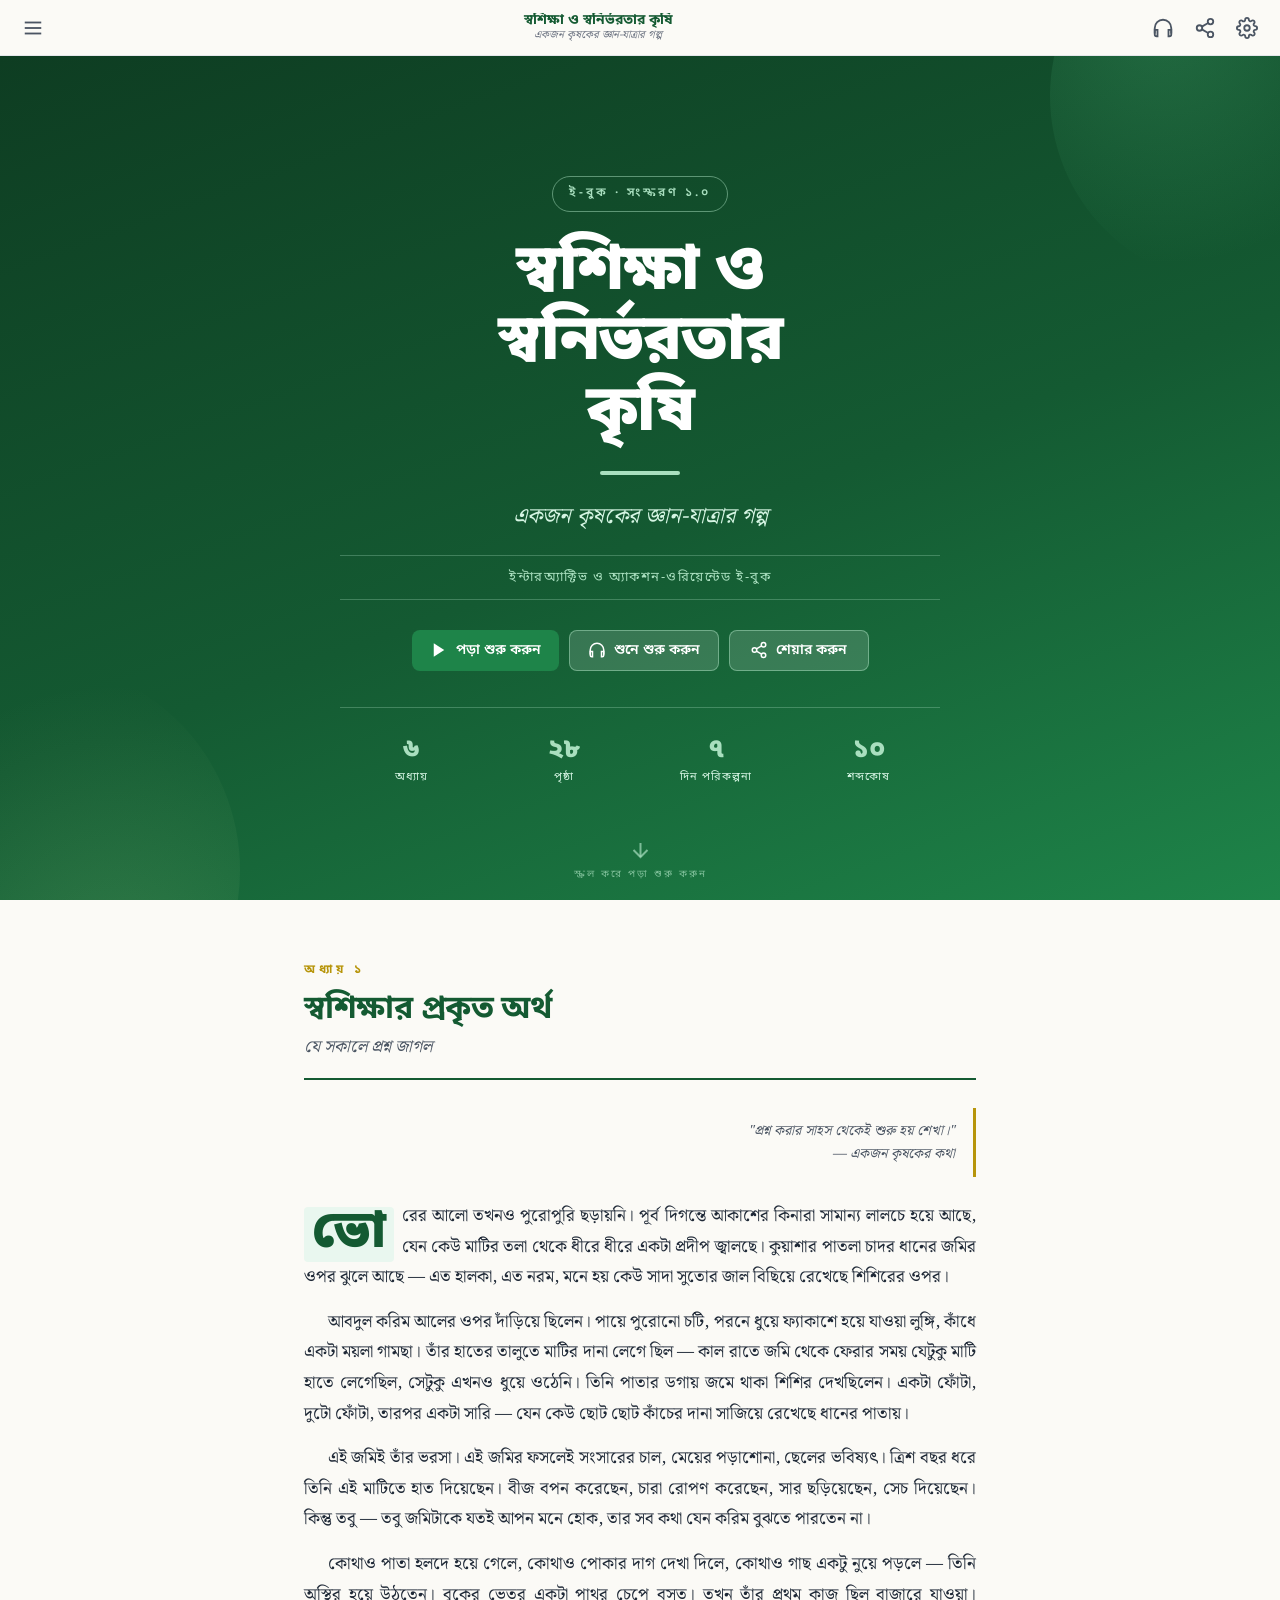
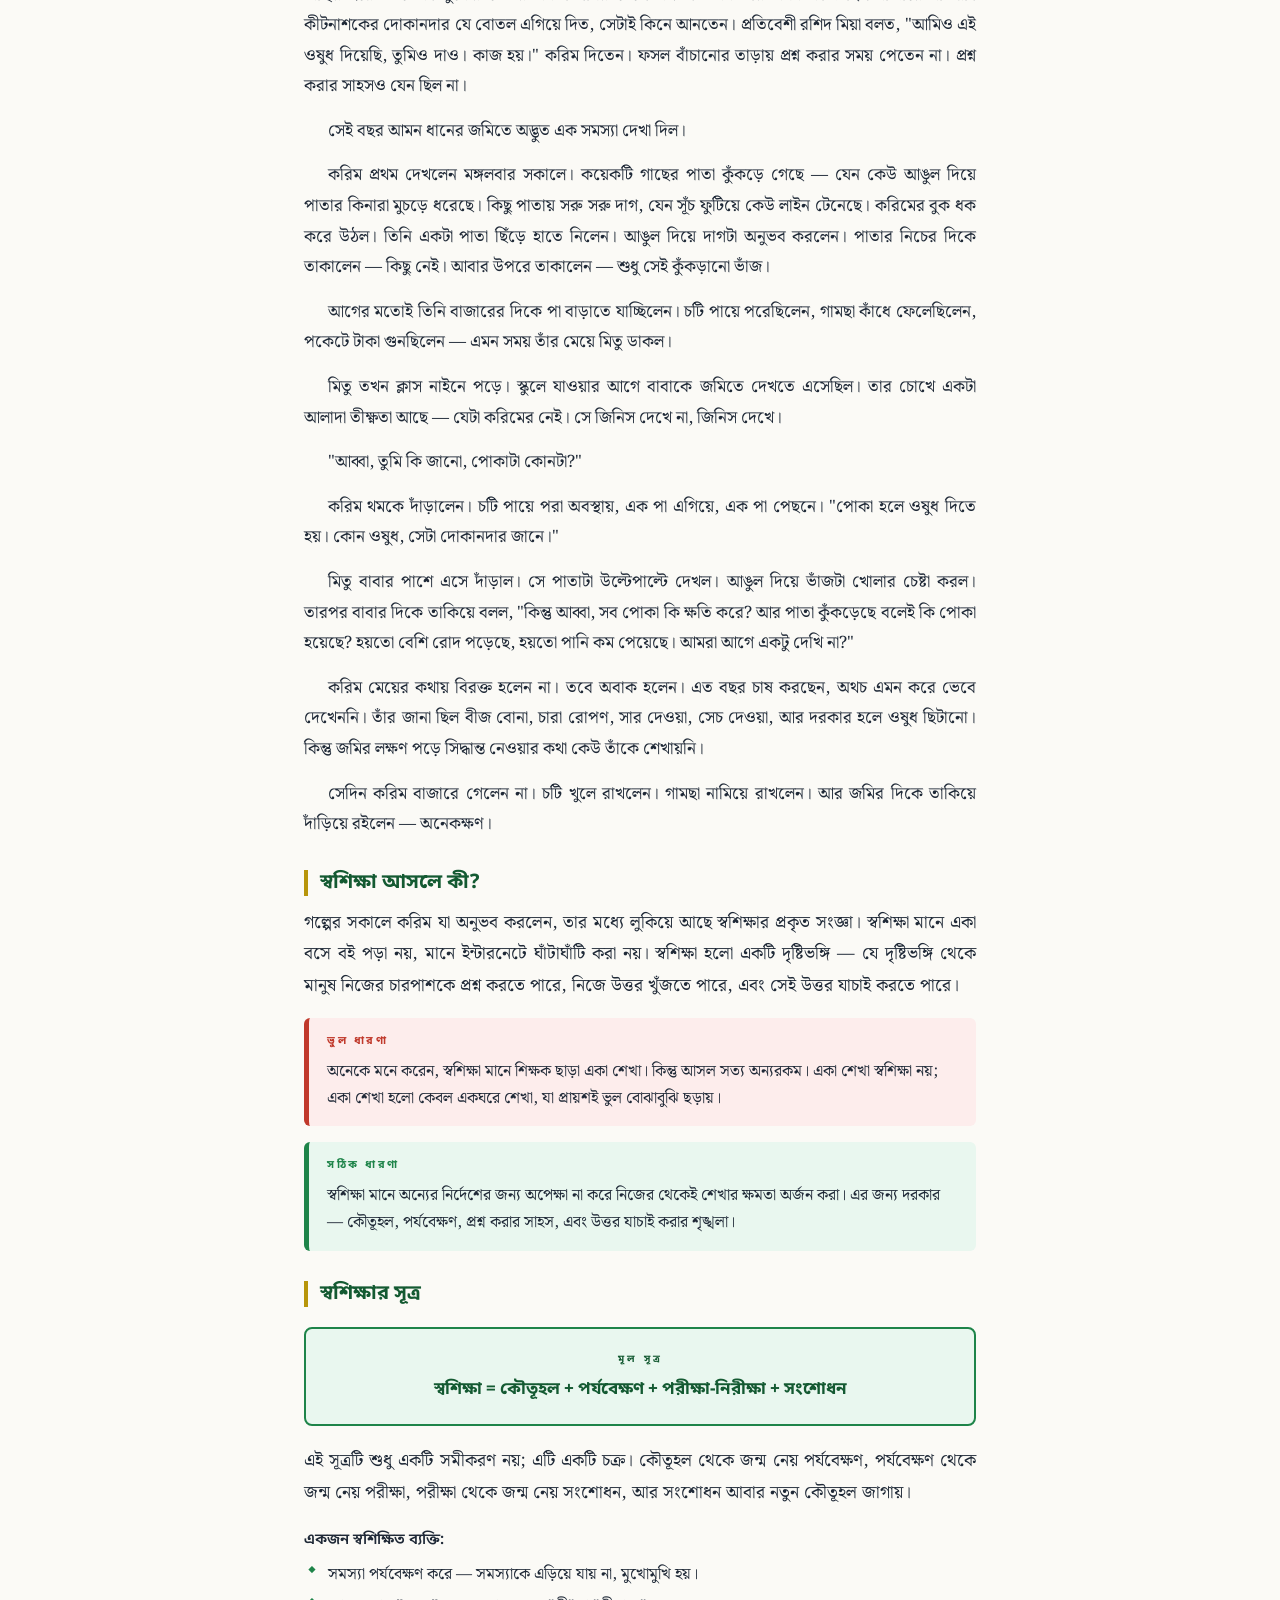
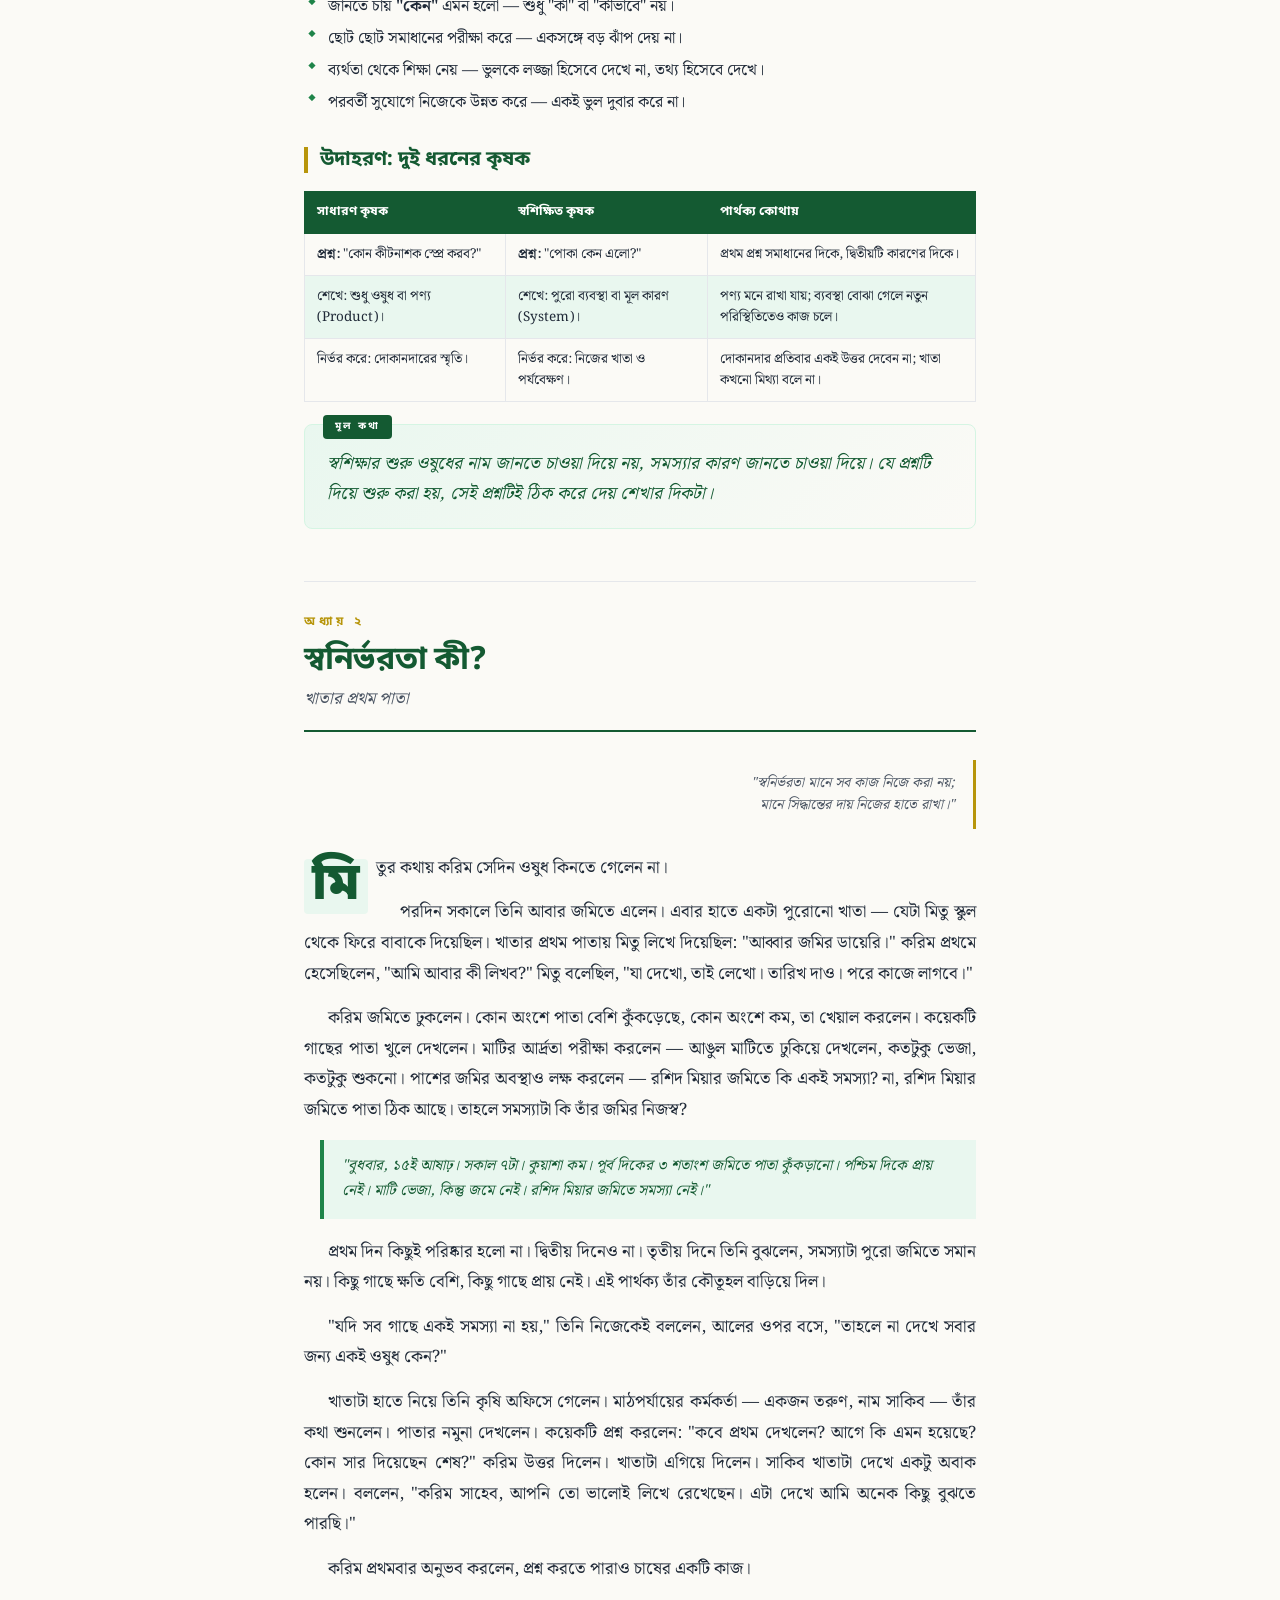
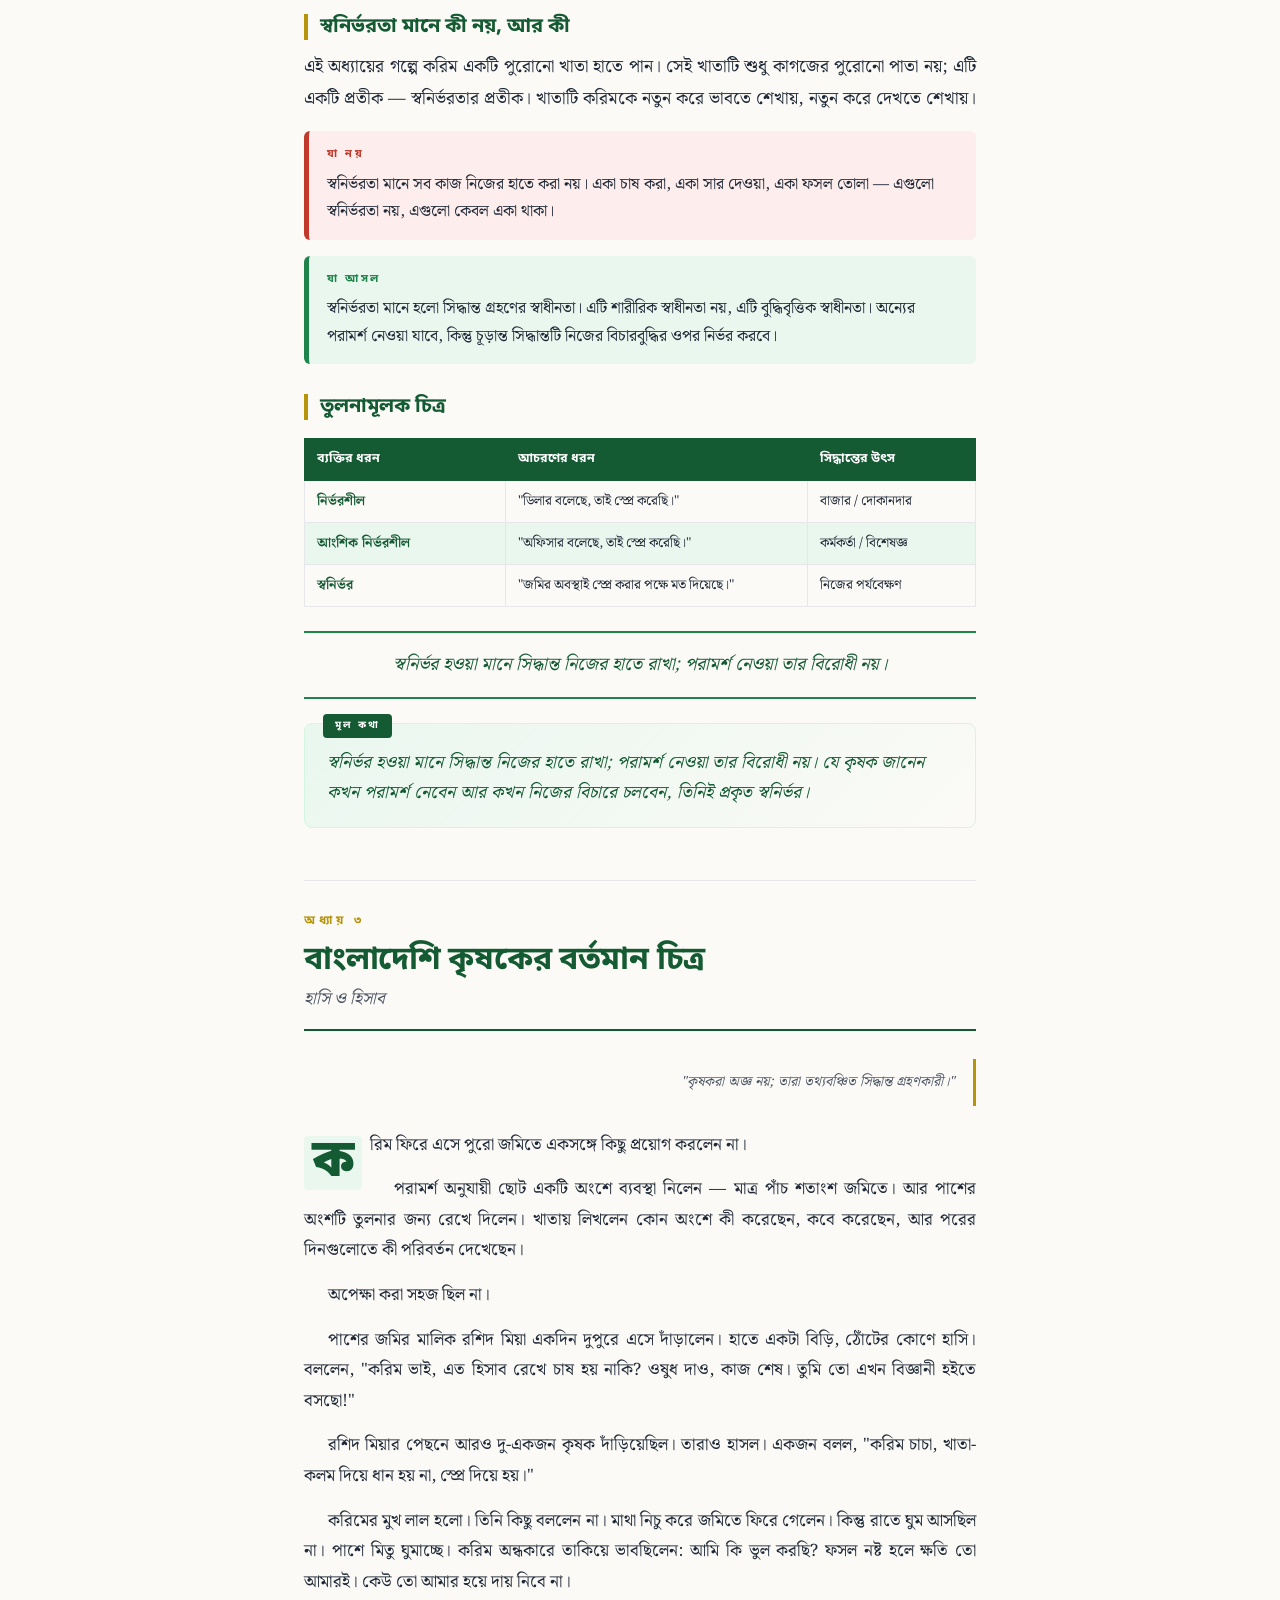
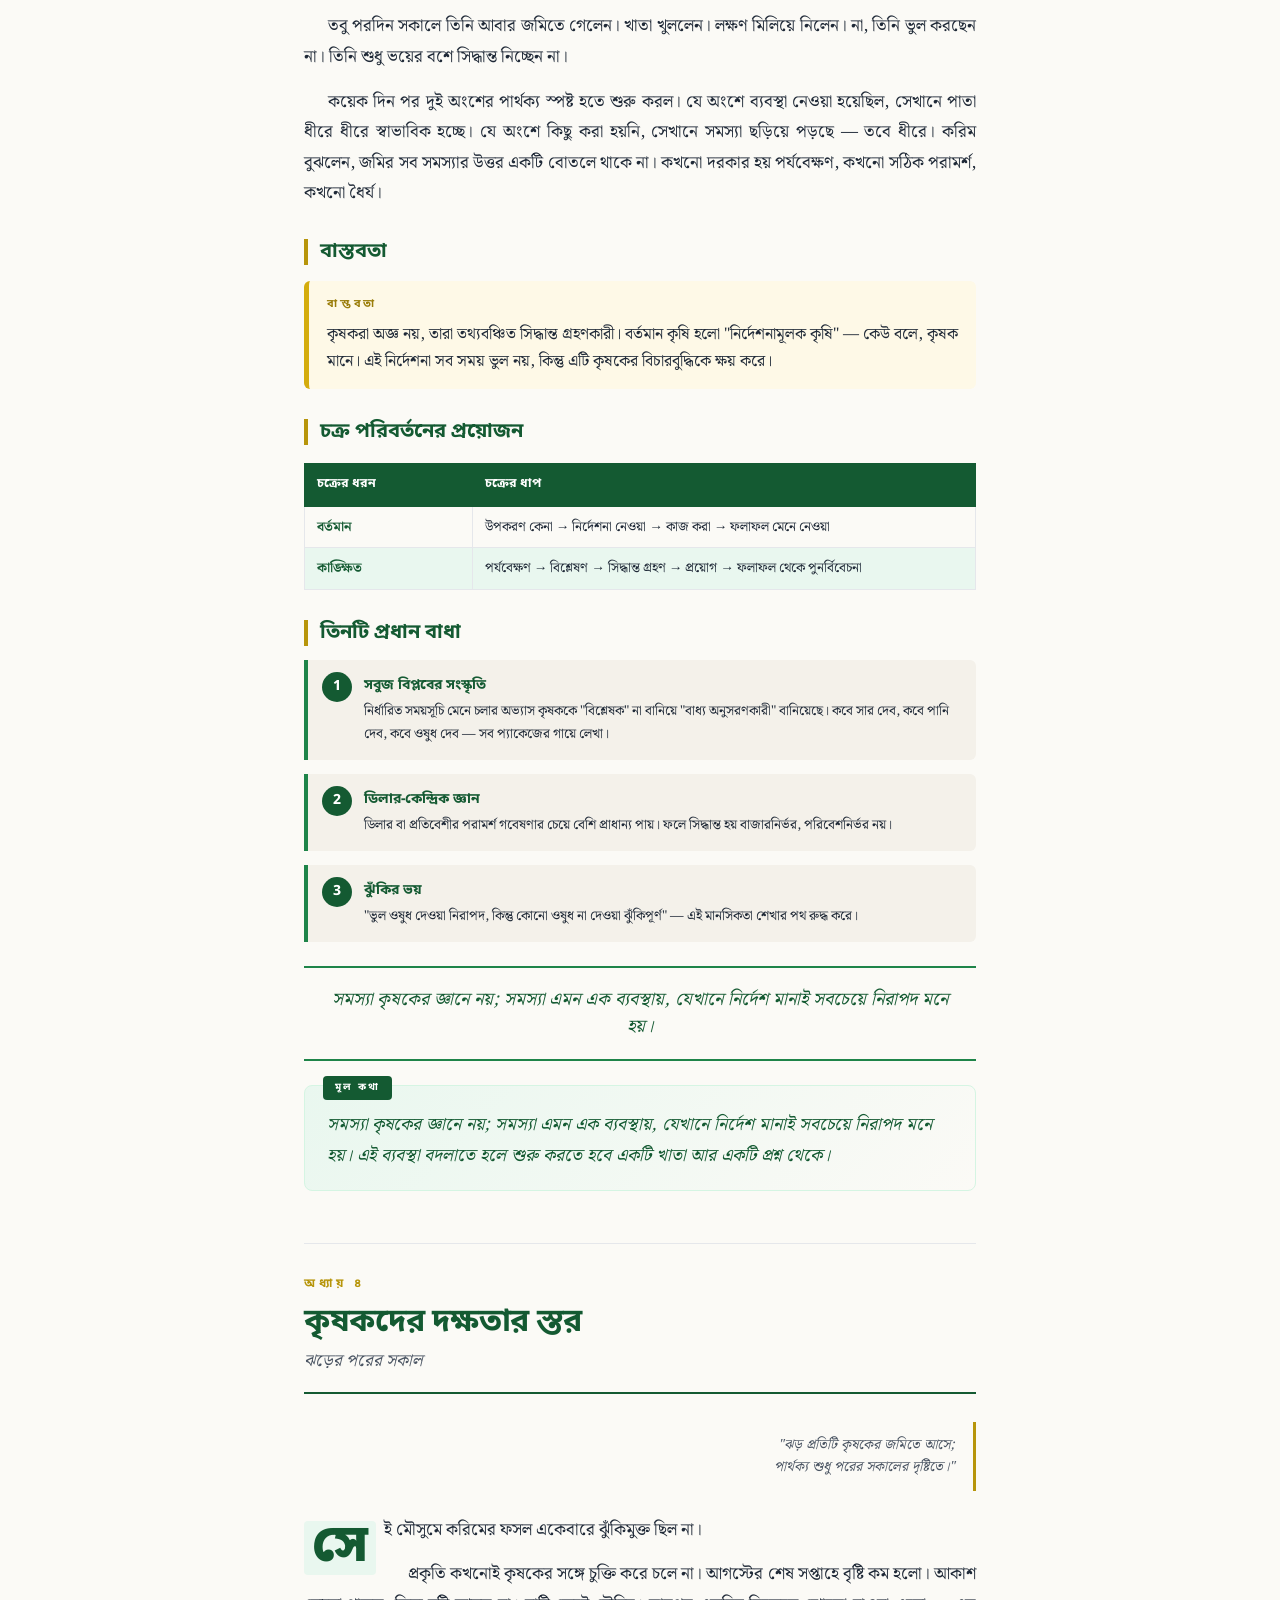
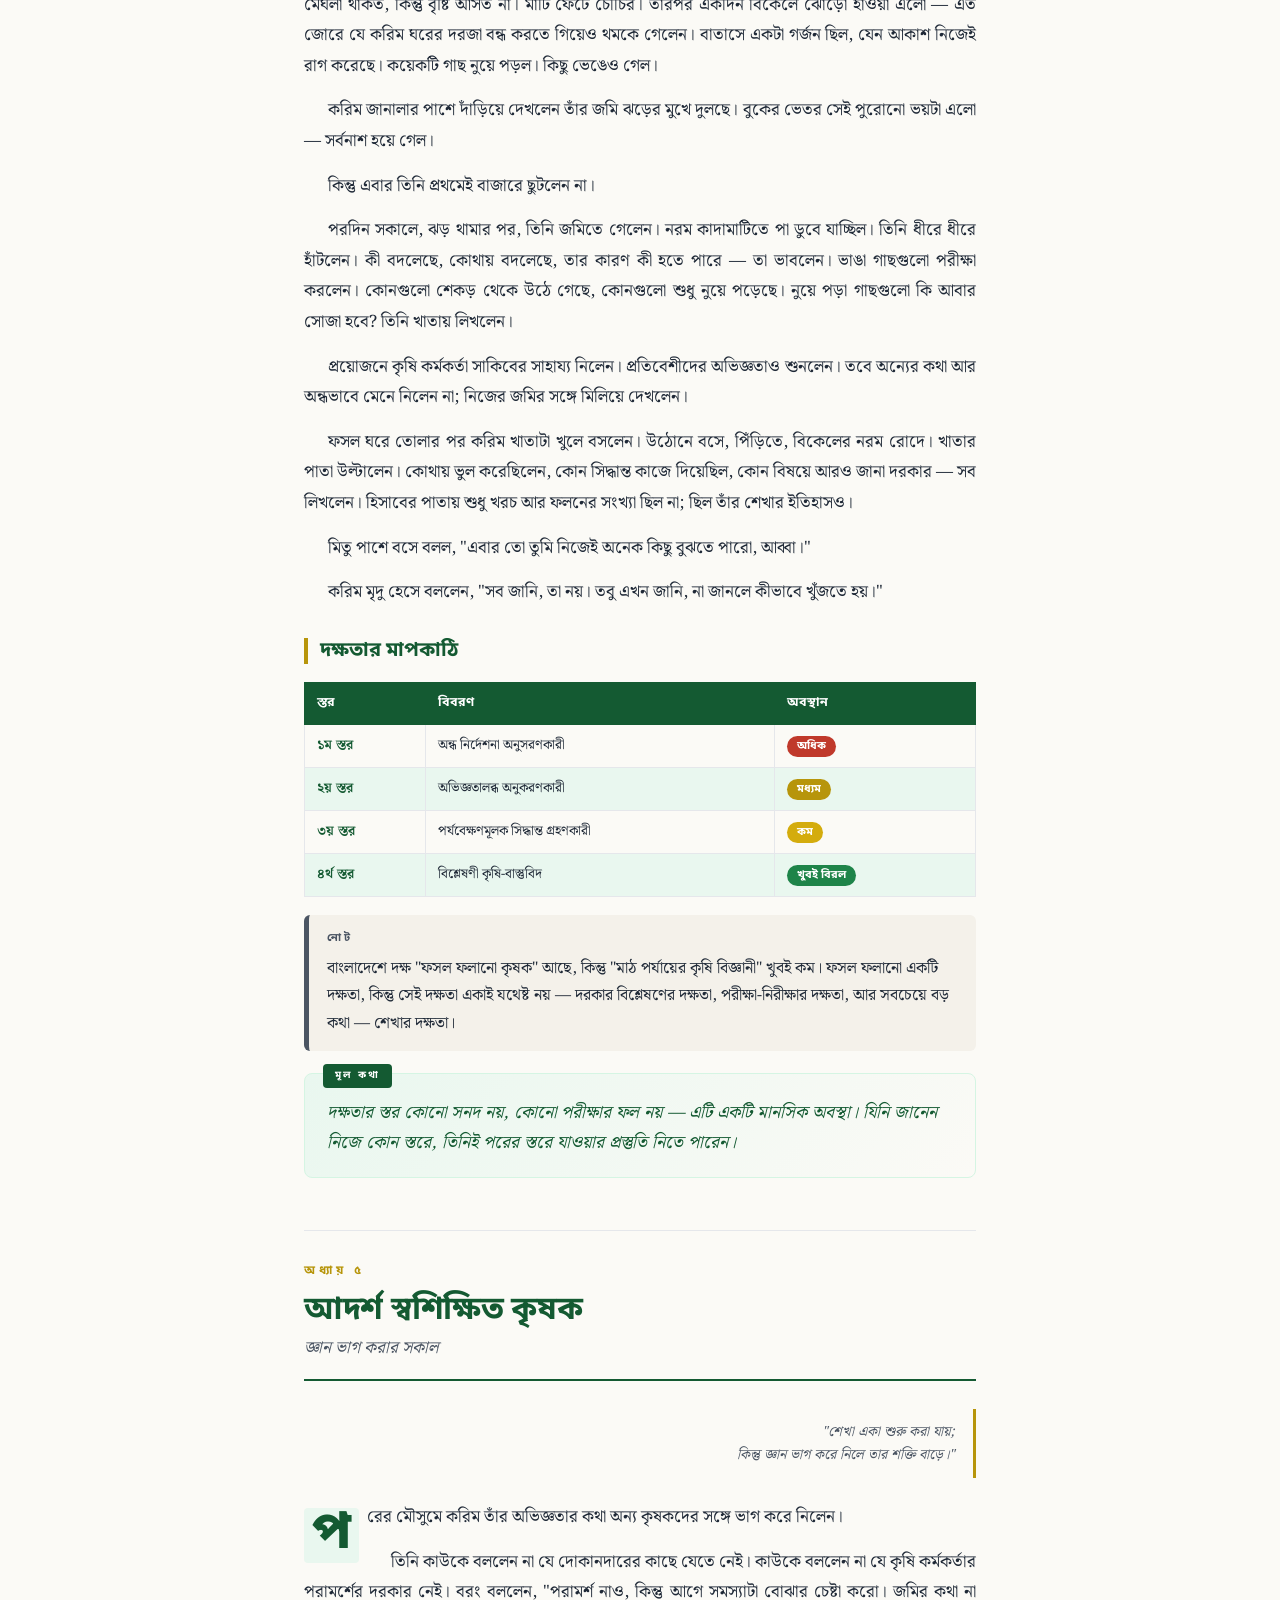
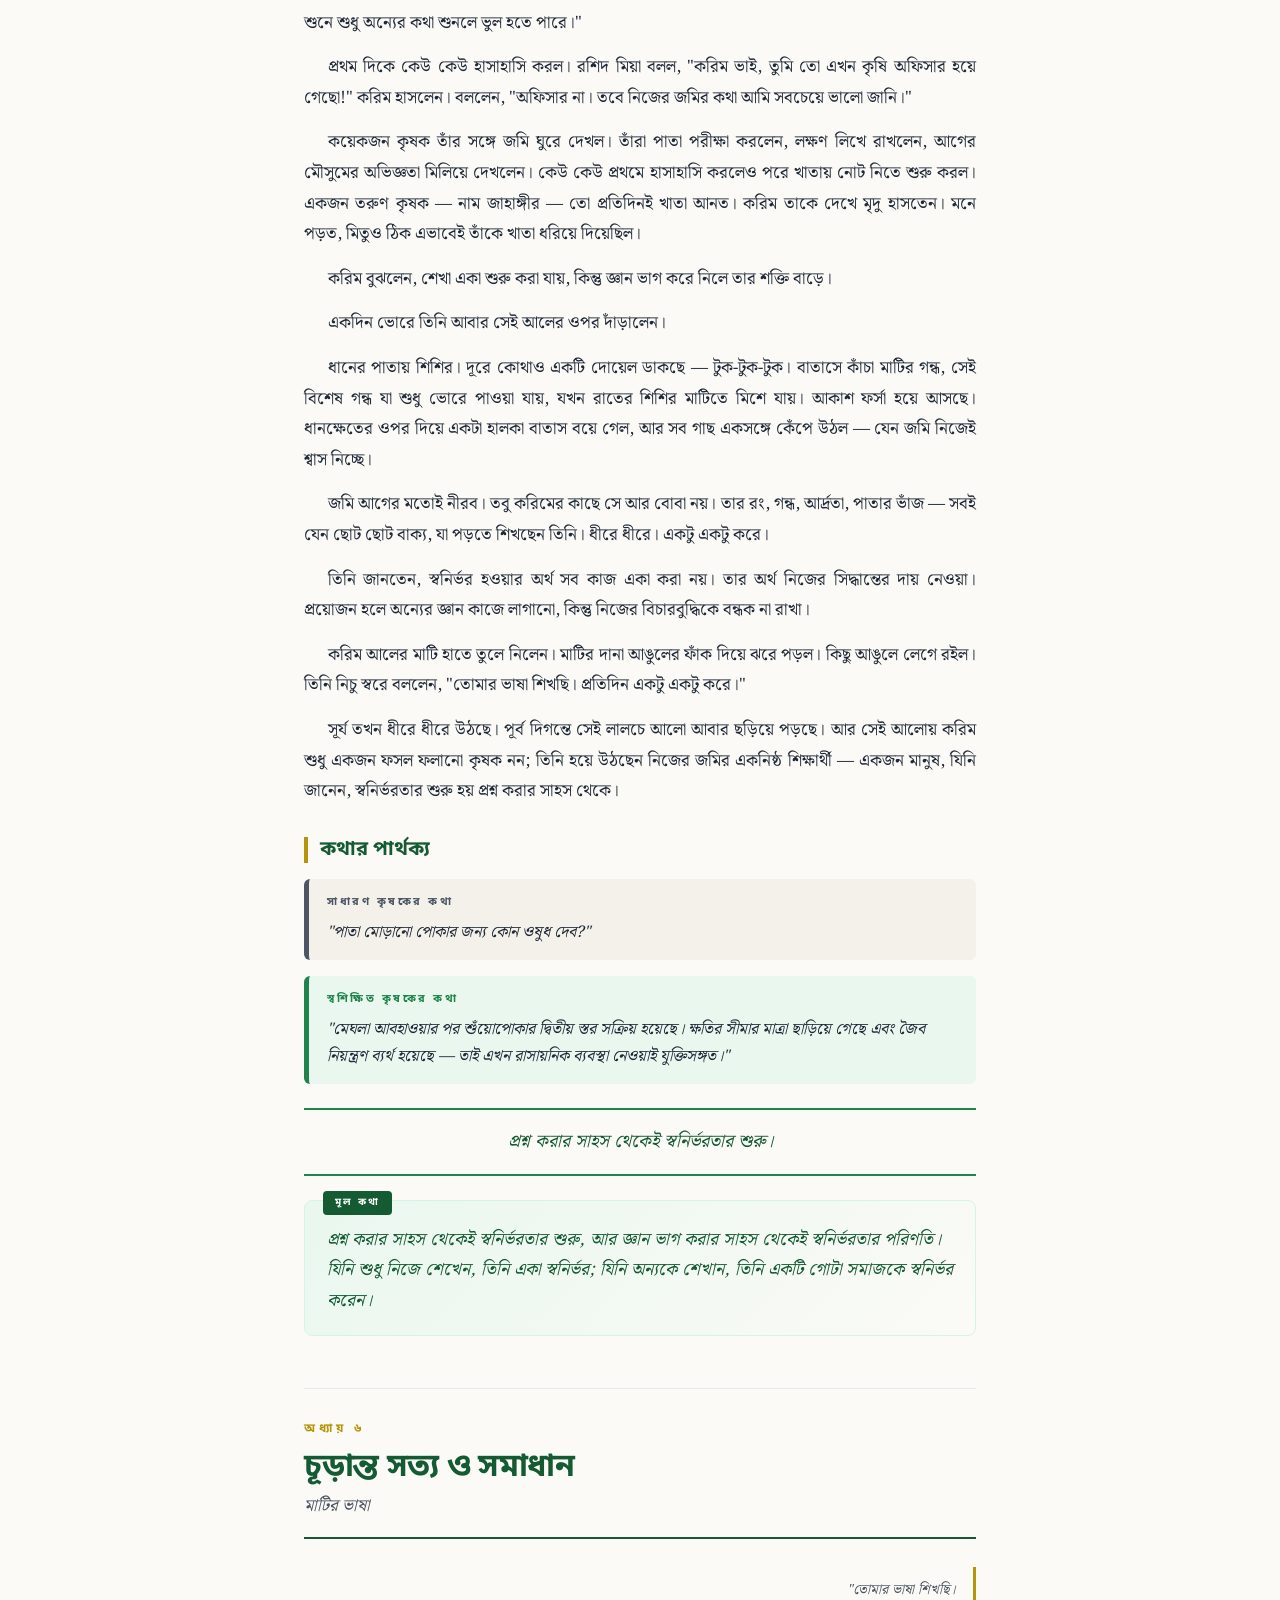
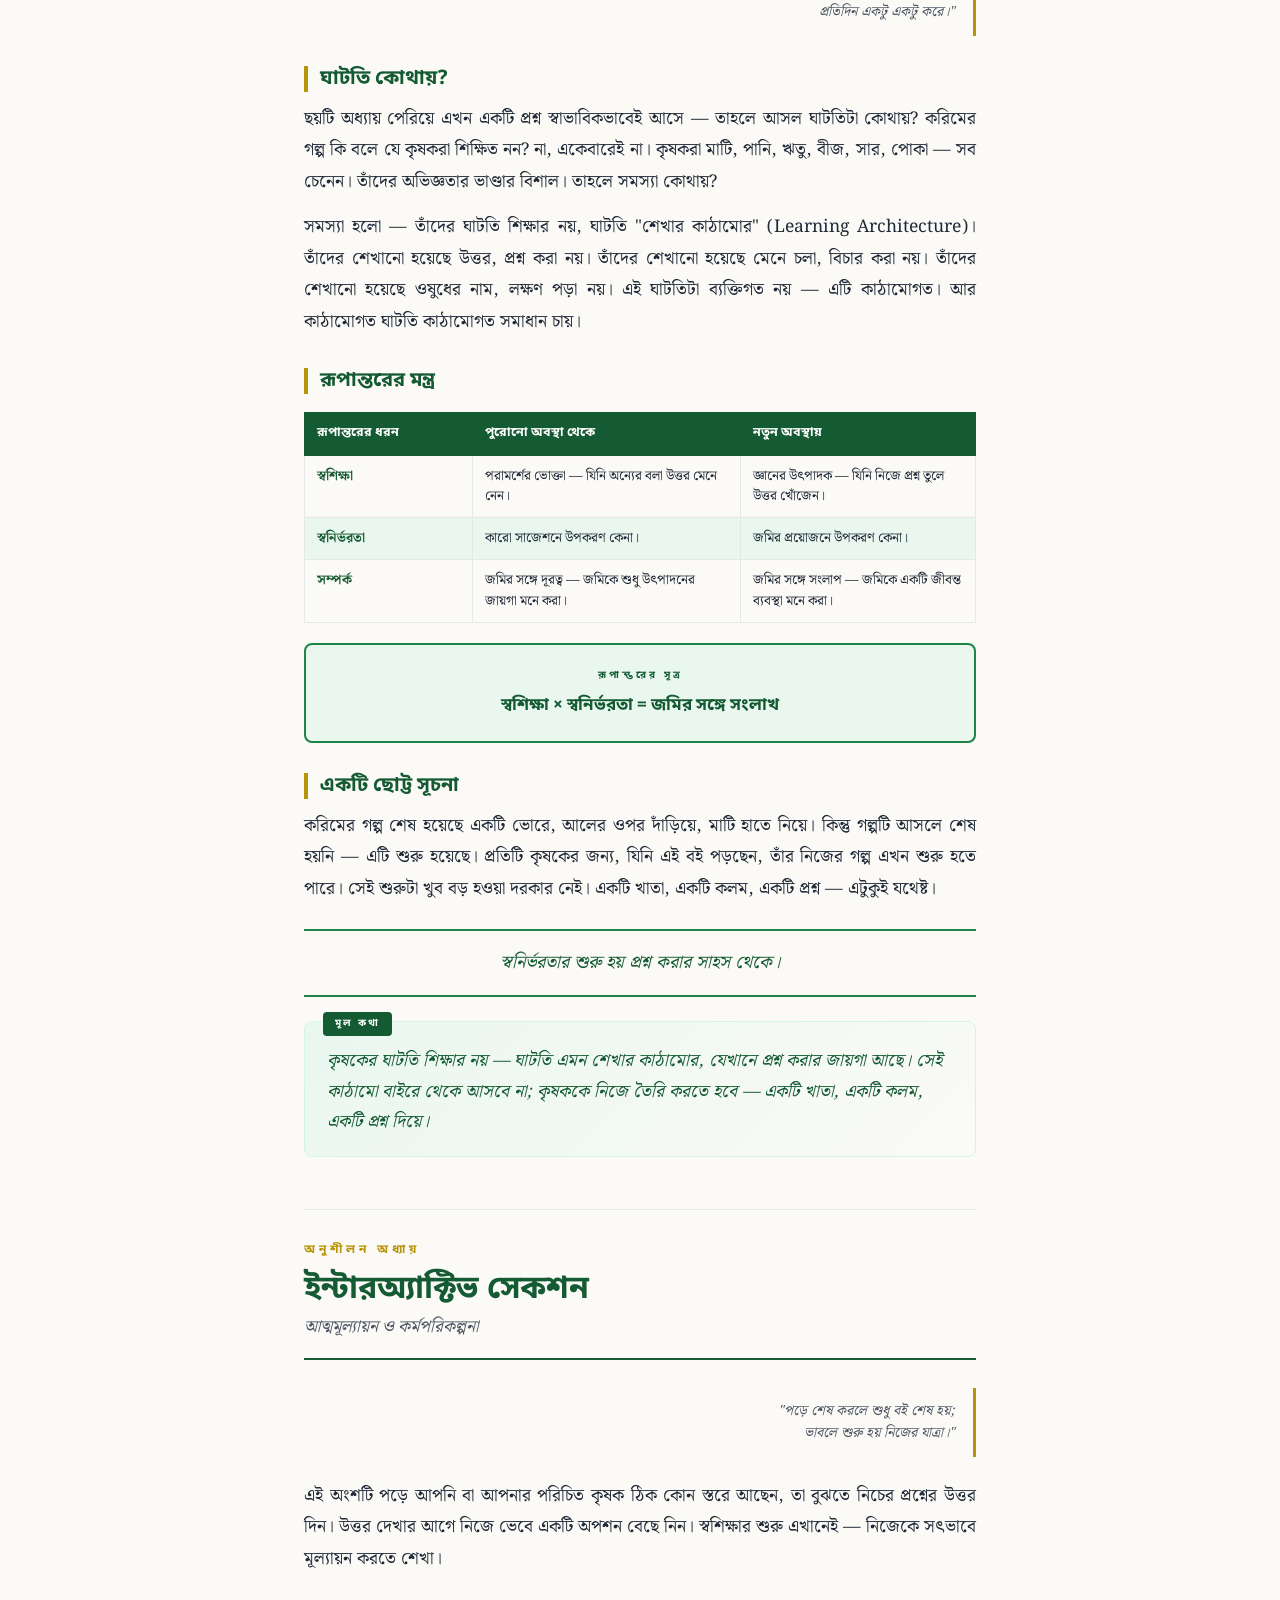
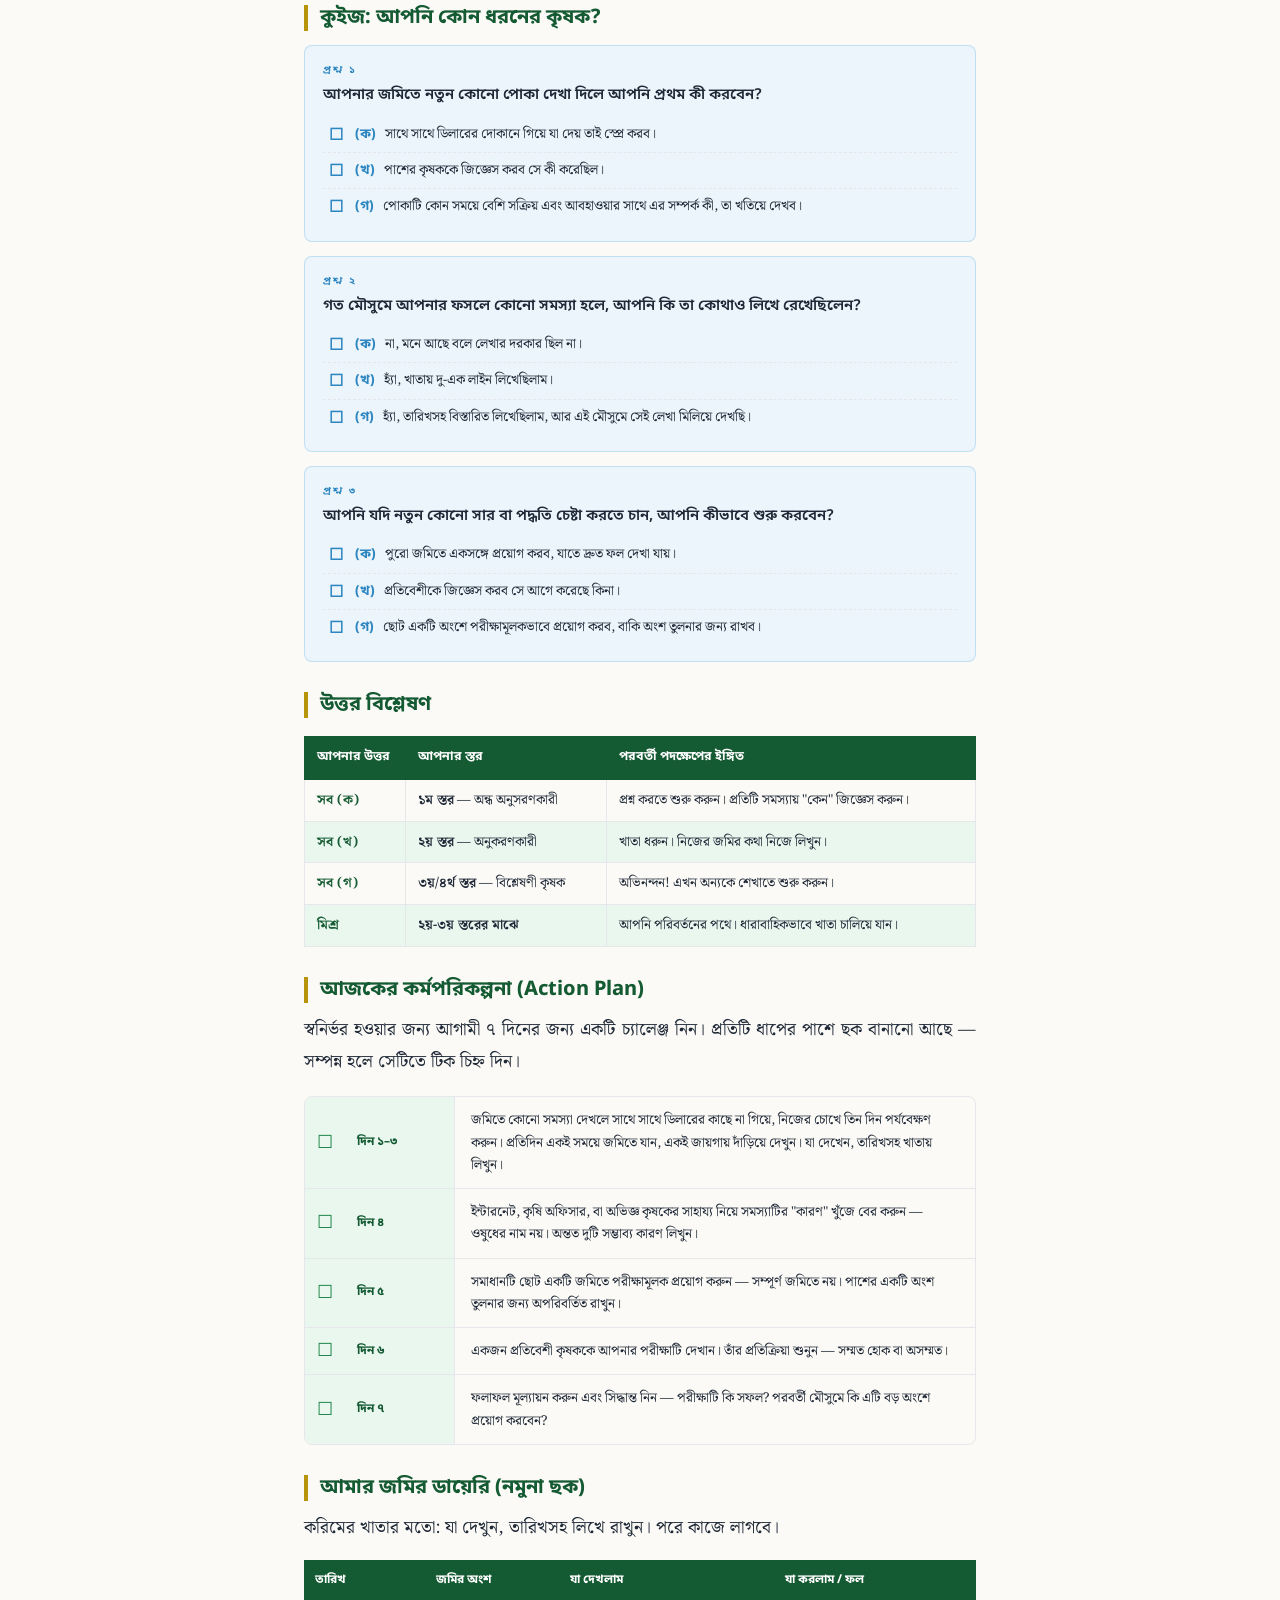
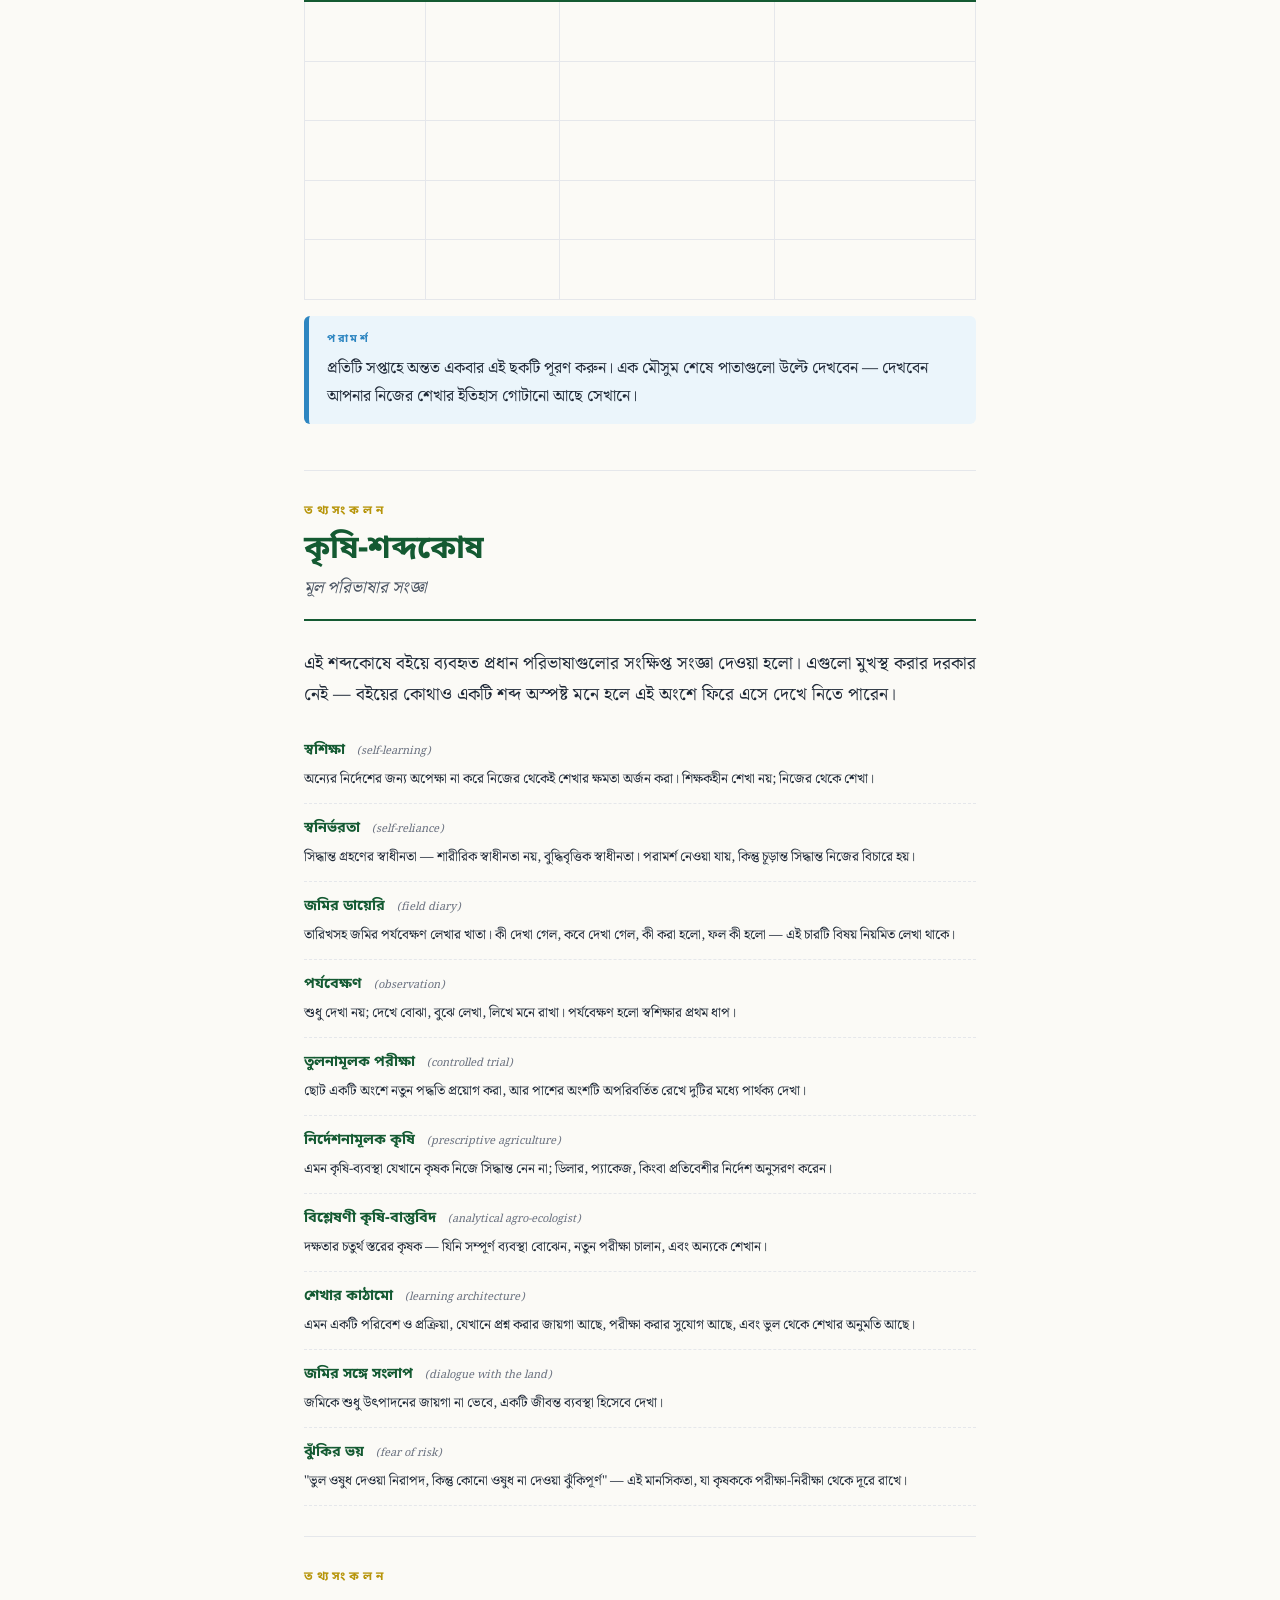
<file: index.html>
<!DOCTYPE html>
<html lang="bn">
<head>
<meta charset="UTF-8">
<meta name="viewport" content="width=device-width, initial-scale=1.0, viewport-fit=cover">

<!-- ============================================================
     SOCIAL SHARING META TAGS — Optimized for every platform
     ============================================================ -->
<title>স্বশিক্ষা ও স্বনির্ভরতার কৃষি — ই-বুক | পড়ুন, শুনুন, শেয়ার করুন</title>
<meta name="description" content="একজন কৃষকের জ্ঞান-যাত্রার গল্প। ৬টি অধ্যায়, ইন্টারঅ্যাক্টিভ কুইজ, ৭ দিনের কর্মপরিকল্পনা, জমির ডায়েরি ছক। বাংলা ই-বুক — পড়ুন, শুনুন, শেয়ার করুন।">
<meta name="author" content="কৃষি-জ্ঞান সিরিজ">
<meta name="keywords" content="কৃষি, স্বশিক্ষা, স্বনির্ভরতা, বাংলা ই-বুক, কৃষক, কৃষি শিক্ষা, জমির ডায়েরি, agriculture, self-learning, self-reliance, Bengali ebook">
<meta name="theme-color" content="#145A32">

<!-- Canonical & Open Graph URL — UPDATE after GitHub Pages is enabled -->
<link rel="canonical" href="https://moniruzjaman.github.io/self-learning/">
<meta property="og:url" content="https://moniruzjaman.github.io/self-learning/">
<meta property="og:type" content="book">
<meta property="og:site_name" content="স্বশিক্ষা ও স্বনির্ভরতার কৃষি">
<meta property="og:title" content="স্বশিক্ষা ও স্বনির্ভরতার কৃষি — একজন কৃষকের জ্ঞান-যাত্রার গল্প">
<meta property="og:description" content="৬টি অধ্যায় · ইন্টারঅ্যাক্টিভ কুইজ · ৭ দিনের কর্মপরিকল্পনা · জমির ডায়েরি ছক। বাংলা ই-বুক — পড়ুন, শুনুন, শেয়ার করুন।">
<meta property="og:image" content="https://moniruzjaman.github.io/self-learning/og-image.jpg">
<meta property="og:image:secure_url" content="https://moniruzjaman.github.io/self-learning/og-image.jpg">
<meta property="og:image:type" content="image/jpeg">
<meta property="og:image:width" content="1200">
<meta property="og:image:height" content="630">
<meta property="og:image:alt" content="স্বশিক্ষা ও স্বনির্ভরতার কৃষি — বাংলা ই-বুক">
<meta property="og:locale" content="bn_BD">
<meta property="og:locale:alternate" content="bn_IN">
<meta property="og:locale:alternate" content="en_US">
<meta property="book:author" content="কৃষি-জ্ঞান সিরিজ">
<meta property="book:isbn" content="978-0-00-000000-0">
<meta property="book:release_date" content="2026-10-18">
<meta property="book:tag" content="কৃষি">
<meta property="book:tag" content="স্বশিক্ষা">
<meta property="book:tag" content="স্বনির্ভরতা">

<!-- Twitter Card — for Twitter/X and LinkedIn -->
<meta name="twitter:card" content="summary_large_image">
<meta name="twitter:site" content="@zai_ebooks">
<meta name="twitter:creator" content="@zai_ebooks">
<meta name="twitter:title" content="স্বশিক্ষা ও স্বনির্ভরতার কৃষি — বাংলা ই-বুক">
<meta name="twitter:description" content="একজন কৃষকের জ্ঞান-যাত্রার গল্প। পড়ুন, শুনুন, শেয়ার করুন।">
<meta name="twitter:image" content="https://moniruzjaman.github.io/self-learning/og-image.jpg">
<meta name="twitter:image:alt" content="স্বশিক্ষা ও স্বনির্ভরতার কৃষি — বাংলা ই-বুক">

<!-- Facebook-specific (appid optional, but fb:pages helps categorization) -->
<meta property="fb:pages" content="self-learning ebook">
<meta property="article:publisher" content="https://moniruzjaman.github.io/">

<!-- Messaging app favorites — large icon preview -->
<meta name="thumbnail" content="https://moniruzjaman.github.io/self-learning/og-image.jpg">
<link rel="image_src" href="https://moniruzjaman.github.io/self-learning/og-image.jpg">

<!-- iOS / Android app linking hints -->
<meta name="apple-mobile-web-app-capable" content="yes">
<meta name="apple-mobile-web-app-status-bar-style" content="black-translucent">
<meta name="apple-mobile-web-app-title" content="স্বশিক্ষা কৃষি">
<meta name="mobile-web-app-capable" content="yes">

<!-- Icons -->
<link rel="icon" type="image/png" href="favicon.png">
<link rel="apple-touch-icon" href="apple-touch-icon.png">
<link rel="manifest" href="manifest.webmanifest">

<!-- Fonts -->
<link rel="preload" href="assets/NotoSerifBengali-Regular.ttf" as="font" type="font/ttf" crossorigin>
<link rel="preload" href="assets/NotoSansBengali-Regular.ttf" as="font" type="font/ttf" crossorigin>

<!-- Preconnect to social share targets for fast sharing -->
<link rel="preconnect" href="https://www.facebook.com">
<link rel="preconnect" href="https://web.whatsapp.com">
<link rel="preconnect" href="https://www.linkedin.com">
<link rel="preconnect" href="https://twitter.com">

<!-- CSS -->
<link rel="stylesheet" href="css/reader.css">

<!-- ============================================================
     JSON-LD Structured Data — Book schema for Google/Rich Snippets
     ============================================================ -->
<script type="application/ld+json">
{
  "@context": "https://schema.org",
  "@type": "Book",
  "name": "স্বশিক্ষা ও স্বনির্ভরতার কৃষি",
  "alternateName": "Self-Learning and Self-Reliant Agriculture",
  "subtitle": "একজন কৃষকের জ্ঞান-যাত্রার গল্প",
  "inLanguage": "bn-BD",
  "author": {
    "@type": "Organization",
    "name": "কৃষি-জ্ঞান সিরিজ",
    "url": "https://moniruzjaman.github.io/self-learning/"
  },
  "publisher": {
    "@type": "Organization",
    "name": "কৃষি-জ্ঞান সিরিজ"
  },
  "datePublished": "2026-10-18",
  "bookFormat": "https://schema.org/EBook",
  "genre": ["এক্টেনশন এডুকেশন", "কৃষি", "স্বশিক্ষা"],
  "keywords": "কৃষি, স্বশিক্ষা, স্বনির্ভরতা, কৃষক, জমির ডায়েরি, বাংলা ই-বুক",
  "description": "একজন কৃষকের জ্ঞান-যাত্রার গল্প। ৬টি অধ্যায়, ইন্টারঅ্যাক্টিভ কুইজ, ৭ দিনের কর্মপরিকল্পনা, জমির ডায়েরি ছক।",
  "image": "https://moniruzjaman.github.io/self-learning/og-image.jpg",
  "url": "https://moniruzjaman.github.io/self-learning/",
  "isbn": "978-0-00-000000-0",
  "numberOfPages": 28,
  "tableOfContents": {
    "@type": "ItemList",
    "itemListElement": [
      {"@type": "ListItem", "position": 1, "name": "স্বশিক্ষার প্রকৃত অর্থ"},
      {"@type": "ListItem", "position": 2, "name": "স্বনির্ভরতা কী?"},
      {"@type": "ListItem", "position": 3, "name": "বাংলাদেশি কৃষকের বর্তমান চিত্র"},
      {"@type": "ListItem", "position": 4, "name": "কৃষকদের দক্ষতার স্তর"},
      {"@type": "ListItem", "position": 5, "name": "আদর্শ স্বশিক্ষিত কৃষক"},
      {"@type": "ListItem", "position": 6, "name": "চূড়ান্ত সত্য ও সমাধান"}
    ]
  },
  "aggregateRating": {
    "@type": "AggregateRating",
    "ratingValue": "5.0",
    "ratingCount": "1",
    "bestRating": "5"
  },
  "offers": {
    "@type": "Offer",
    "price": "0",
    "priceCurrency": "BDT",
    "availability": "https://schema.org/InStock"
  }
}
</script>

<script type="application/ld+json">
{
  "@context": "https://schema.org",
  "@type": "WebSite",
  "name": "স্বশিক্ষা ও স্বনির্ভরতার কৃষি",
  "url": "https://moniruzjaman.github.io/self-learning/",
  "inLanguage": "bn-BD"
}
</script>
</head>
<body>

<!-- ============================================================
     READING PROGRESS BAR
     ============================================================ -->
<div class="progress-bar" id="progressBar"></div>

<!-- ============================================================
     TOP NAV BAR
     ============================================================ -->
<header class="topbar" id="topbar">
  <button class="icon-btn" id="btnToc" aria-label="সূচিপত্র">
    <svg width="22" height="22" viewBox="0 0 24 24" fill="none" stroke="currentColor" stroke-width="2"><line x1="3" y1="6" x2="21" y2="6"/><line x1="3" y1="12" x2="21" y2="12"/><line x1="3" y1="18" x2="21" y2="18"/></svg>
  </button>
  <div class="topbar-title">
    <span class="topbar-title-main">স্বশিক্ষা ও স্বনির্ভরতার কৃষি</span>
    <span class="topbar-title-sub" id="topbarChapter">একজন কৃষকের জ্ঞান-যাত্রার গল্প</span>
  </div>
  <div class="topbar-actions">
    <button class="icon-btn" id="btnAudio" aria-label="শুনুন" title="এই অধ্যায় শুনুন">
      <svg width="22" height="22" viewBox="0 0 24 24" fill="none" stroke="currentColor" stroke-width="2"><path d="M3 18v-6a9 9 0 0 1 18 0v6"/><path d="M21 19a2 2 0 0 1-2 2h-1v-7h3v5zM3 19a2 2 0 0 0 2 2h1v-7H3v5z"/></svg>
    </button>
    <button class="icon-btn" id="btnShare" aria-label="শেয়ার করুন" title="শেয়ার করুন">
      <svg width="22" height="22" viewBox="0 0 24 24" fill="none" stroke="currentColor" stroke-width="2"><circle cx="18" cy="5" r="3"/><circle cx="6" cy="12" r="3"/><circle cx="18" cy="19" r="3"/><line x1="8.59" y1="13.51" x2="15.42" y2="17.49"/><line x1="15.41" y1="6.51" x2="8.59" y2="10.49"/></svg>
    </button>
    <button class="icon-btn" id="btnSettings" aria-label="সেটিংস" title="পড়ার সেটিংস">
      <svg width="22" height="22" viewBox="0 0 24 24" fill="none" stroke="currentColor" stroke-width="2"><circle cx="12" cy="12" r="3"/><path d="M19.4 15a1.65 1.65 0 0 0 .33 1.82l.06.06a2 2 0 0 1 0 2.83 2 2 0 0 1-2.83 0l-.06-.06a1.65 1.65 0 0 0-1.82-.33 1.65 1.65 0 0 0-1 1.51V21a2 2 0 0 1-4 0v-.09A1.65 1.65 0 0 0 9 19.4a1.65 1.65 0 0 0-1.82.33l-.06.06a2 2 0 0 1-2.83 0 2 2 0 0 1 0-2.83l.06-.06a1.65 1.65 0 0 0 .33-1.82 1.65 1.65 0 0 0-1.51-1H3a2 2 0 0 1 0-4h.09A1.65 1.65 0 0 0 4.6 9a1.65 1.65 0 0 0-.33-1.82l-.06-.06a2 2 0 0 1 0-2.83 2 2 0 0 1 2.83 0l.06.06a1.65 1.65 0 0 0 1.82.33H9a1.65 1.65 0 0 0 1-1.51V3a2 2 0 0 1 4 0v.09a1.65 1.65 0 0 0 1 1.51 1.65 1.65 0 0 0 1.82-.33l.06-.06a2 2 0 0 1 2.83 0 2 2 0 0 1 0 2.83l-.06.06a1.65 1.65 0 0 0-.33 1.82V9a1.65 1.65 0 0 0 1.51 1H21a2 2 0 0 1 0 4h-.09a1.65 1.65 0 0 0-1.51 1z"/></svg>
    </button>
  </div>
</header>

<!-- ============================================================
     TOC SIDEBAR (slide-in from left)
     ============================================================ -->
<aside class="toc-sidebar" id="tocSidebar">
  <div class="toc-sidebar-header">
    <h2 class="toc-sidebar-title">সূচিপত্র</h2>
    <button class="icon-btn toc-close" id="btnCloseToc" aria-label="বন্ধ করুন">
      <svg width="20" height="20" viewBox="0 0 24 24" fill="none" stroke="currentColor" stroke-width="2"><line x1="18" y1="6" x2="6" y2="18"/><line x1="6" y1="6" x2="18" y2="18"/></svg>
    </button>
  </div>
  <nav class="toc-nav" id="tocNav">
    <!-- Populated by JS -->
  </nav>
  <div class="toc-sidebar-foot">
    <button class="btn-primary btn-start" id="btnStartReading">পড়া শুরু করুন</button>
  </div>
</aside>
<div class="toc-overlay" id="tocOverlay"></div>

<!-- ============================================================
     SETTINGS PANEL (slide-in from right)
     ============================================================ -->
<aside class="settings-panel" id="settingsPanel">
  <div class="settings-header">
    <h2 class="settings-title">পড়ার সেটিংস</h2>
    <button class="icon-btn settings-close" id="btnCloseSettings" aria-label="বন্ধ করুন">
      <svg width="20" height="20" viewBox="0 0 24 24" fill="none" stroke="currentColor" stroke-width="2"><line x1="18" y1="6" x2="6" y2="18"/><line x1="6" y1="6" x2="18" y2="18"/></svg>
    </button>
  </div>

  <div class="settings-section">
    <label class="settings-label">ফন্টের আকার</label>
    <div class="settings-row">
      <button class="icon-btn" id="btnFontDec" aria-label="আকার কমান">−</button>
      <input type="range" min="14" max="24" value="17" id="fontSizeRange" class="settings-range">
      <button class="icon-btn" id="btnFontInc" aria-label="আকার বাড়ান">+</button>
      <span class="settings-value" id="fontSizeValue">17px</span>
    </div>
  </div>

  <div class="settings-section">
    <label class="settings-label">লাইনের উচ্চতা</label>
    <div class="settings-row">
      <input type="range" min="140" max="220" value="180" id="lineHeightRange" class="settings-range">
      <span class="settings-value" id="lineHeightValue">1.8</span>
    </div>
  </div>

  <div class="settings-section">
    <label class="settings-label">পড়ার থিম</label>
    <div class="theme-grid">
      <button class="theme-btn theme-day active" data-theme="day">
        <span class="theme-swatch theme-swatch-day"></span>
        <span>দিন</span>
      </button>
      <button class="theme-btn theme-sepia" data-theme="sepia">
        <span class="theme-swatch theme-swatch-sepia"></span>
        <span>সেপিয়া</span>
      </button>
      <button class="theme-btn theme-night" data-theme="night">
        <span class="theme-swatch theme-swatch-night"></span>
        <span>রাত</span>
      </button>
    </div>
  </div>

  <div class="settings-section">
    <label class="settings-label">ফন্ট পরিবার</label>
    <div class="font-grid">
      <button class="font-btn active" data-font="serif">সেরিফ (Noto Serif Bengali)</button>
      <button class="font-btn" data-font="sans">স্যান্স (Noto Sans Bengali)</button>
    </div>
  </div>
</aside>
<div class="settings-overlay" id="settingsOverlay"></div>

<!-- ============================================================
     AUDIO PLAYER BAR (when narrating)
     ============================================================ -->
<div class="audio-bar" id="audioBar">
  <button class="audio-btn audio-play" id="audioPlay" aria-label="চালান / থামান">
    <svg width="20" height="20" viewBox="0 0 24 24" fill="currentColor" id="audioPlayIcon"><polygon points="5 3 19 12 5 21 5 3"/></svg>
  </button>
  <div class="audio-info">
    <div class="audio-title" id="audioTitle">এই অধ্যায় শুনুন</div>
    <div class="audio-progress" id="audioProgress">
      <div class="audio-progress-fill" id="audioProgressFill"></div>
    </div>
  </div>
  <button class="audio-btn" id="audioStop" aria-label="বন্ধ করুন">
    <svg width="18" height="18" viewBox="0 0 24 24" fill="currentColor"><rect x="5" y="5" width="14" height="14"/></svg>
  </button>
  <select class="audio-speed" id="audioSpeed" aria-label="গতি">
    <option value="0.75">০.৭৫×</option>
    <option value="1" selected>১×</option>
    <option value="1.25">১.২৫×</option>
    <option value="1.5">১.৫×</option>
    <option value="2">২×</option>
  </select>
</div>

<!-- ============================================================
     SHARE MODAL
     ============================================================ -->
<div class="share-modal" id="shareModal">
  <div class="share-modal-content">
    <div class="share-modal-header">
      <h2 class="share-modal-title">শেয়ার করুন</h2>
      <button class="icon-btn share-close" id="btnCloseShare" aria-label="বন্ধ করুন">
        <svg width="20" height="20" viewBox="0 0 24 24" fill="none" stroke="currentColor" stroke-width="2"><line x1="18" y1="6" x2="6" y2="18"/><line x1="6" y1="6" x2="18" y2="18"/></svg>
      </button>
    </div>

    <div class="share-preview">
      <img src="og-image.jpg" alt="প্রিভিউ" class="share-preview-img">
      <div class="share-preview-text">
        <div class="share-preview-title">স্বশিক্ষা ও স্বনির্ভরতার কৃষি</div>
        <div class="share-preview-desc">একজন কৃষকের জ্ঞান-যাত্রার গল্প। পড়ুন, শুনুন, শেয়ার করুন।</div>
        <div class="share-preview-url">moniruzjaman.github.io</div>
      </div>
    </div>

    <div class="share-grid">
      <button class="share-btn share-whatsapp" data-share="whatsapp">
        <svg viewBox="0 0 24 24" width="28" height="28" fill="currentColor"><path d="M17.472 14.382c-.297-.149-1.758-.867-2.03-.967-.273-.099-.471-.148-.67.15-.197.297-.767.966-.94 1.164-.173.199-.347.223-.644.075-.297-.15-1.255-.463-2.39-1.475-.883-.788-1.48-1.761-1.653-2.059-.173-.297-.018-.458.13-.606.134-.133.298-.347.446-.52.149-.174.198-.298.298-.497.099-.198.05-.371-.025-.52-.075-.149-.669-1.612-.916-2.207-.242-.579-.487-.5-.669-.51-.173-.008-.371-.01-.57-.01-.198 0-.52.074-.792.372-.272.297-1.04 1.016-1.04 2.479 0 1.462 1.065 2.875 1.213 3.074.149.198 2.096 3.2 5.077 4.487.709.306 1.262.489 1.694.625.712.227 1.36.195 1.872.118.571-.085 1.758-.719 2.006-1.413.248-.694.248-1.289.173-1.413-.074-.124-.272-.198-.57-.347m-5.421 7.403h-.004a9.87 9.87 0 0 1-5.031-1.378l-.361-.214-3.741.982.998-3.648-.235-.374a9.86 9.86 0 0 1-1.51-5.26c.001-5.45 4.436-9.884 9.888-9.884 2.64 0 5.122 1.03 6.988 2.898a9.825 9.825 0 0 1 2.893 6.994c-.003 5.45-4.437 9.884-9.885 9.884m8.413-18.297A11.815 11.815 0 0 0 12.05 0C5.495 0 .16 5.335.157 11.892c0 2.096.547 4.142 1.588 5.945L.057 24l6.305-1.654a11.882 11.882 0 0 0 5.683 1.448h.005c6.554 0 11.89-5.335 11.893-11.893a11.821 11.821 0 0 0-3.48-8.413Z"/></svg>
        <span>WhatsApp</span>
      </button>
      <button class="share-btn share-messenger" data-share="messenger">
        <svg viewBox="0 0 24 24" width="28" height="28" fill="currentColor"><path d="M12 0C5.373 0 0 4.974 0 11.111c0 3.498 1.744 6.614 4.469 8.652V24l4.088-2.242c1.092.301 2.246.464 3.443.464 6.627 0 12-4.975 12-11.111S18.627 0 12 0zm1.191 14.963l-3.055-3.26-5.963 3.26L10.733 8l3.131 3.259L19.752 8l-6.561 6.963z"/></svg>
        <span>Messenger</span>
      </button>
      <button class="share-btn share-facebook" data-share="facebook">
        <svg viewBox="0 0 24 24" width="28" height="28" fill="currentColor"><path d="M24 12.073c0-6.627-5.373-12-12-12s-12 5.373-12 12c0 5.99 4.388 10.954 10.125 11.854v-8.385H7.078v-3.47h3.047V9.43c0-3.007 1.792-4.669 4.533-4.669 1.312 0 2.686.235 2.686.235v2.953H15.83c-1.491 0-1.956.925-1.956 1.874v2.25h3.328l-.532 3.47h-2.796v8.385C19.612 23.027 24 18.062 24 12.073z"/></svg>
        <span>Facebook</span>
      </button>
      <button class="share-btn share-linkedin" data-share="linkedin">
        <svg viewBox="0 0 24 24" width="28" height="28" fill="currentColor"><path d="M20.447 20.452h-3.554v-5.569c0-1.328-.027-3.037-1.852-3.037-1.853 0-2.136 1.445-2.136 2.939v5.667H9.351V9h3.414v1.561h.046c.477-.9 1.637-1.85 3.37-1.85 3.601 0 4.267 2.37 4.267 5.455v6.286zM5.337 7.433c-1.144 0-2.063-.926-2.063-2.065 0-1.138.92-2.063 2.063-2.063 1.14 0 2.064.925 2.064 2.063 0 1.139-.925 2.065-2.064 2.065zm1.782 13.019H3.555V9h3.564v11.452zM22.225 0H1.771C.792 0 0 .774 0 1.729v20.542C0 23.227.792 24 1.771 24h20.451C23.2 24 24 23.227 24 22.271V1.729C24 .774 23.2 0 22.222 0h.003z"/></svg>
        <span>LinkedIn</span>
      </button>
      <button class="share-btn share-twitter" data-share="twitter">
        <svg viewBox="0 0 24 24" width="28" height="28" fill="currentColor"><path d="M18.244 2.25h3.308l-7.227 8.26 8.502 11.24H16.17l-5.214-6.817L4.99 21.75H1.68l7.73-8.835L1.254 2.25H8.08l4.713 6.231zm-1.161 17.52h1.833L7.084 4.126H5.117z"/></svg>
        <span>X / Twitter</span>
      </button>
      <button class="share-btn share-email" data-share="email">
        <svg viewBox="0 0 24 24" width="28" height="28" fill="none" stroke="currentColor" stroke-width="2"><path d="M4 4h16c1.1 0 2 .9 2 2v12c0 1.1-.9 2-2 2H4c-1.1 0-2-.9-2-2V6c0-1.1.9-2 2-2z"/><polyline points="22,6 12,13 2,6"/></svg>
        <span>ইমেইল</span>
      </button>
      <button class="share-btn share-telegram" data-share="telegram">
        <svg viewBox="0 0 24 24" width="28" height="28" fill="currentColor"><path d="M11.944 0A12 12 0 0 0 0 12a12 12 0 0 0 12 12 12 12 0 0 0 12-12A12 12 0 0 0 12 0a12 12 0 0 0-.056 0zm4.962 7.224c.1-.002.321.023.465.14a.506.506 0 0 1 .171.325c.016.093.036.306.02.472-.18 1.898-.962 6.502-1.36 8.627-.168.9-.499 1.201-.82 1.23-.696.065-1.225-.46-1.9-.902-1.056-.693-1.653-1.124-2.678-1.8-1.185-.78-.417-1.21.258-1.91.177-.184 3.247-2.977 3.307-3.23.007-.032.014-.15-.056-.212s-.174-.041-.249-.024c-.106.024-1.793 1.14-5.061 3.345-.48.33-.913.49-1.302.48-.428-.008-1.252-.241-1.865-.44-.752-.245-1.349-.374-1.297-.789.027-.216.325-.437.893-.663 3.498-1.524 5.83-2.529 6.998-3.014 3.332-1.386 4.025-1.627 4.476-1.635z"/></svg>
        <span>Telegram</span>
      </button>
      <button class="share-btn share-copy" data-share="copy">
        <svg viewBox="0 0 24 24" width="28" height="28" fill="none" stroke="currentColor" stroke-width="2"><rect x="9" y="9" width="13" height="13" rx="2" ry="2"/><path d="M5 15H4a2 2 0 0 1-2-2V4a2 2 0 0 1 2-2h9a2 2 0 0 1 2 2v1"/></svg>
        <span>লিঙ্ক কপি</span>
      </button>
      <button class="share-btn share-native" data-share="native" id="btnNativeShare">
        <svg viewBox="0 0 24 24" width="28" height="28" fill="none" stroke="currentColor" stroke-width="2"><path d="M4 12v8a2 2 0 0 0 2 2h12a2 2 0 0 0 2-2v-8"/><polyline points="16 6 12 2 8 6"/><line x1="12" y1="2" x2="12" y2="15"/></svg>
        <span>আরও...</span>
      </button>
    </div>

    <div class="share-link-box">
      <input type="text" id="shareLinkInput" readonly>
      <button class="btn-secondary" id="btnCopyLink">কপি</button>
    </div>

    <div class="share-foot-note">
      প্রতিটি প্ল্যাটফর্মে একই প্রিভিউ ইমেজ ও বইয়ের তথ্য দেখাবে।
    </div>
  </div>
</div>

<!-- ============================================================
     READER VIEW (single page, scroll-based)
     ============================================================ -->
<main class="reader" id="reader">

  <!-- HERO / LANDING (chapter 0) -->
  <section class="hero" id="hero">
    <div class="hero-card">
      <div class="hero-tag">ই-বুক · সংস্করণ ১.০</div>
      <h1 class="hero-title">স্বশিক্ষা ও<br>স্বনির্ভরতার<br>কৃষি</h1>
      <div class="hero-rule"></div>
      <p class="hero-subtitle">একজন কৃষকের জ্ঞান-যাত্রার গল্প</p>
      <div class="hero-tagline">ইন্টারঅ্যাক্টিভ ও অ্যাকশন-ওরিয়েন্টেড ই-বুক</div>
      <div class="hero-actions">
        <button class="btn-primary btn-hero" id="btnHeroStart">
          <svg width="18" height="18" viewBox="0 0 24 24" fill="currentColor"><polygon points="5 3 19 12 5 21 5 3"/></svg>
          পড়া শুরু করুন
        </button>
        <button class="btn-secondary btn-hero" id="btnHeroListen">
          <svg width="18" height="18" viewBox="0 0 24 24" fill="none" stroke="currentColor" stroke-width="2"><path d="M3 18v-6a9 9 0 0 1 18 0v6"/><path d="M21 19a2 2 0 0 1-2 2h-1v-7h3v5zM3 19a2 2 0 0 0 2 2h1v-7H3v5z"/></svg>
          শুনে শুরু করুন
        </button>
        <button class="btn-secondary btn-hero" id="btnHeroShare">
          <svg width="18" height="18" viewBox="0 0 24 24" fill="none" stroke="currentColor" stroke-width="2"><circle cx="18" cy="5" r="3"/><circle cx="6" cy="12" r="3"/><circle cx="18" cy="19" r="3"/><line x1="8.59" y1="13.51" x2="15.42" y2="17.49"/><line x1="15.41" y1="6.51" x2="8.59" y2="10.49"/></svg>
          শেয়ার করুন
        </button>
      </div>
      <div class="hero-stats">
        <div class="hero-stat"><span class="hero-stat-num">৬</span><span class="hero-stat-label">অধ্যায়</span></div>
        <div class="hero-stat"><span class="hero-stat-num">২৮</span><span class="hero-stat-label">পৃষ্ঠা</span></div>
        <div class="hero-stat"><span class="hero-stat-num">৭</span><span class="hero-stat-label">দিন পরিকল্পনা</span></div>
        <div class="hero-stat"><span class="hero-stat-num">১০</span><span class="hero-stat-label">শব্দকোষ</span></div>
      </div>
    </div>
    <div class="hero-scroll-hint">
      <svg width="24" height="24" viewBox="0 0 24 24" fill="none" stroke="currentColor" stroke-width="2"><line x1="12" y1="5" x2="12" y2="19"/><polyline points="19 12 12 19 5 12"/></svg>
      <span>স্ক্রল করে পড়া শুরু করুন</span>
    </div>
  </section>

  <!-- Book content rendered here by JS -->
  <article class="book-content" id="bookContent">
    <!-- Populated by reader.js -->
  </article>

  <!-- END / BACK COVER section -->
  <section class="book-end" id="bookEnd">
    <div class="book-end-card">
      <div class="book-end-tag">সমাপ্ত</div>
      <h2 class="book-end-title">একটি খাতা, একটি কলম,<br>একটি প্রশ্ন দিয়ে শুরু হয় স্বনির্ভরতা।</h2>
      <div class="book-end-rule"></div>
      <p class="book-end-body">আপনি এই বইটি পড়ে শেষ করেছেন। এখন আপনার পালা — নিজের জমির ডায়েরি ধরুন, প্রশ্ন করুন, শেখা শুরু করুন।</p>
      <div class="book-end-actions">
        <button class="btn-primary" id="btnEndShare">এই বই শেয়ার করুন</button>
        <button class="btn-secondary" id="btnEndRestart">পুনরায় পড়ুন</button>
      </div>
      <p class="book-end-foot">কৃষি-জ্ঞান সিরিজ · বাংলা · bn-BD · বিনামূল্যে বিতরণযোগ্য</p>
    </div>
  </section>

</main>

<!-- ============================================================
     FLOATING SHARE BUTTON (mobile)
     ============================================================ -->
<button class="fab-share" id="fabShare" aria-label="শেয়ার করুন">
  <svg width="22" height="22" viewBox="0 0 24 24" fill="none" stroke="currentColor" stroke-width="2"><circle cx="18" cy="5" r="3"/><circle cx="6" cy="12" r="3"/><circle cx="18" cy="19" r="3"/><line x1="8.59" y1="13.51" x2="15.42" y2="17.49"/><line x1="15.41" y1="6.51" x2="8.59" y2="10.49"/></svg>
</button>

<!-- ============================================================
     JAVASCRIPT
     ============================================================ -->
<script src="js/analytics.js" defer></script>
<script src="js/content.js" defer></script>
<script src="js/tts.js" defer></script>
<script src="js/share.js" defer></script>
<script src="js/reader.js" defer></script>

</body>
</html>
</file>
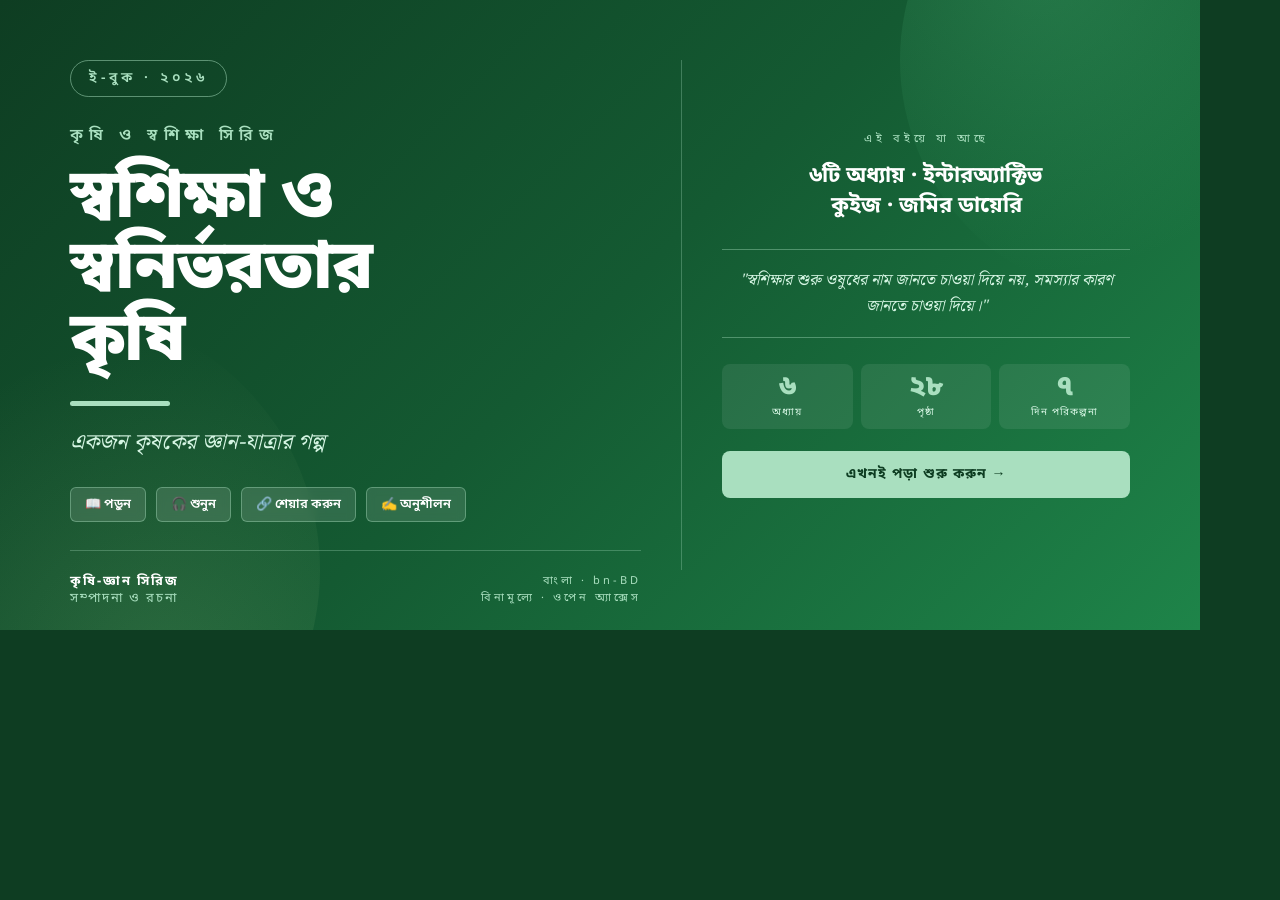
<file: og-image.html>
<!DOCTYPE html>
<html lang="bn">
<head>
<meta charset="UTF-8">
<style>
@font-face {
    font-family: 'NotoSansBengali';
    src: url('assets/NotoSansBengali-Regular.ttf') format('truetype');
    font-weight: 100 900;
}
@font-face {
    font-family: 'NotoSerifBengali';
    src: url('assets/NotoSerifBengali-Regular.ttf') format('truetype');
    font-weight: 100 900;
}
* { box-sizing: border-box; margin: 0; padding: 0; }
html, body {
    width: 1200px; height: 630px;
    background: #0E3D22;
    font-family: 'NotoSansBengali', sans-serif;
    overflow: hidden;
}
.og-card {
    width: 1200px; height: 630px;
    background: linear-gradient(135deg, #0E3D22 0%, #145A32 50%, #1E8449 100%);
    color: #FFFFFF;
    position: relative;
    padding: 60px 70px;
    display: flex;
    flex-direction: row;
    align-items: stretch;
    overflow: hidden;
}
.og-card::before {
    content: "";
    position: absolute;
    top: -180px; right: -180px;
    width: 480px; height: 480px;
    border-radius: 50%;
    background: radial-gradient(circle at 30% 30%, rgba(82, 190, 128, 0.25), transparent 65%);
    pointer-events: none;
}
.og-card::after {
    content: "";
    position: absolute;
    bottom: -200px; left: -200px;
    width: 520px; height: 520px;
    border-radius: 50%;
    background: radial-gradient(circle at 70% 70%, rgba(174, 214, 142, 0.15), transparent 65%);
    pointer-events: none;
}
.og-left {
    flex: 1.4;
    display: flex;
    flex-direction: column;
    justify-content: space-between;
    z-index: 2;
    padding-right: 40px;
}
.og-right {
    flex: 1;
    display: flex;
    flex-direction: column;
    justify-content: center;
    align-items: stretch;
    z-index: 2;
    border-left: 1px solid rgba(169, 223, 191, 0.3);
    padding-left: 40px;
}
.og-tag {
    display: inline-block;
    font-size: 14px;
    font-weight: 600;
    letter-spacing: 4px;
    color: #A9DFBF;
    border: 1px solid rgba(169, 223, 191, 0.5);
    padding: 8px 18px;
    border-radius: 999px;
    text-transform: uppercase;
    width: fit-content;
}
.og-eyebrow {
    font-size: 16px;
    font-weight: 600;
    color: #A9DFBF;
    letter-spacing: 6px;
    text-transform: uppercase;
    margin-top: 28px;
}
.og-title {
    font-family: 'NotoSansBengali', sans-serif;
    font-size: 68px;
    font-weight: 900;
    line-height: 1.05;
    color: #FFFFFF;
    margin: 18px 0 22px 0;
    letter-spacing: -1px;
}
.og-rule {
    width: 100px; height: 5px;
    background: #A9DFBF;
    margin: 0 0 22px 0;
    border-radius: 3px;
}
.og-subtitle {
    font-family: 'NotoSerifBengali', serif;
    font-size: 22px;
    font-style: italic;
    color: #D5F5E3;
    line-height: 1.4;
    margin-bottom: 28px;
}
.og-features {
    display: flex;
    gap: 10px;
    flex-wrap: wrap;
}
.og-feature {
    font-size: 13px;
    font-weight: 600;
    color: #FFFFFF;
    background: rgba(255, 255, 255, 0.12);
    border: 1px solid rgba(169, 223, 191, 0.4);
    padding: 8px 14px;
    border-radius: 6px;
    backdrop-filter: blur(4px);
}
.og-foot {
    display: flex;
    justify-content: space-between;
    align-items: center;
    margin-top: 28px;
    padding-top: 22px;
    border-top: 1px solid rgba(169, 223, 191, 0.3);
}
.og-author {
    font-size: 13px;
    color: #A9DFBF;
    letter-spacing: 2px;
}
.og-author strong { color: #FFFFFF; font-weight: 700; }
.og-pub {
    font-size: 11px;
    color: #A9DFBF;
    letter-spacing: 3px;
    text-align: right;
    line-height: 1.5;
}

.og-right-eyebrow {
    font-size: 11px;
    color: #A9DFBF;
    letter-spacing: 4px;
    text-transform: uppercase;
    margin-bottom: 16px;
    text-align: center;
}
.og-right-title {
    font-family: 'NotoSansBengali', sans-serif;
    font-size: 22px;
    font-weight: 700;
    color: #FFFFFF;
    text-align: center;
    line-height: 1.4;
    margin-bottom: 18px;
}
.og-quote {
    font-family: 'NotoSerifBengali', serif;
    font-size: 16px;
    font-style: italic;
    color: #D5F5E3;
    line-height: 1.6;
    text-align: center;
    padding: 18px 16px;
    border-top: 1px solid rgba(169, 223, 191, 0.4);
    border-bottom: 1px solid rgba(169, 223, 191, 0.4);
    margin: 8px 0 18px 0;
}
.og-stats {
    display: grid;
    grid-template-columns: 1fr 1fr 1fr;
    gap: 8px;
    margin-top: 8px;
}
.og-stat {
    text-align: center;
    padding: 10px 4px;
    background: rgba(255,255,255,0.08);
    border-radius: 8px;
}
.og-stat-num {
    font-family: 'NotoSansBengali', sans-serif;
    font-size: 28px;
    font-weight: 900;
    color: #A9DFBF;
    line-height: 1;
}
.og-stat-label {
    font-size: 10px;
    color: #D5F5E3;
    letter-spacing: 1px;
    margin-top: 4px;
    text-transform: uppercase;
}
.og-cta {
    margin-top: 22px;
    padding: 14px 18px;
    background: #A9DFBF;
    color: #0E3D22;
    border-radius: 8px;
    text-align: center;
    font-size: 14px;
    font-weight: 700;
    letter-spacing: 1px;
}
</style>
</head>
<body>
<div class="og-card">
    <div class="og-left">
        <div>
            <div class="og-tag">ই-বুক · ২০২৬</div>
            <div class="og-eyebrow">কৃষি ও স্বশিক্ষা সিরিজ</div>
            <h1 class="og-title">স্বশিক্ষা ও<br/>স্বনির্ভরতার<br/>কৃষি</h1>
            <div class="og-rule"></div>
            <p class="og-subtitle">একজন কৃষকের জ্ঞান-যাত্রার গল্প</p>
            <div class="og-features">
                <span class="og-feature">📖 পড়ুন</span>
                <span class="og-feature">🎧 শুনুন</span>
                <span class="og-feature">🔗 শেয়ার করুন</span>
                <span class="og-feature">✍️ অনুশীলন</span>
            </div>
        </div>
        <div class="og-foot">
            <div class="og-author">
                <strong>কৃষি-জ্ঞান সিরিজ</strong><br/>
                সম্পাদনা ও রচনা
            </div>
            <div class="og-pub">
                বাংলা · bn-BD<br/>
                বিনামূল্যে · ওপেন অ্যাক্সেস
            </div>
        </div>
    </div>
    <div class="og-right">
        <div class="og-right-eyebrow">এই বইয়ে যা আছে</div>
        <div class="og-right-title">৬টি অধ্যায় · ইন্টারঅ্যাক্টিভ<br/>কুইজ · জমির ডায়েরি</div>
        <div class="og-quote">
            "স্বশিক্ষার শুরু ওষুধের নাম জানতে চাওয়া দিয়ে নয়, সমস্যার কারণ জানতে চাওয়া দিয়ে।"
        </div>
        <div class="og-stats">
            <div class="og-stat">
                <div class="og-stat-num">৬</div>
                <div class="og-stat-label">অধ্যায়</div>
            </div>
            <div class="og-stat">
                <div class="og-stat-num">২৮</div>
                <div class="og-stat-label">পৃষ্ঠা</div>
            </div>
            <div class="og-stat">
                <div class="og-stat-num">৭</div>
                <div class="og-stat-label">দিন পরিকল্পনা</div>
            </div>
        </div>
        <div class="og-cta">এখনই পড়া শুরু করুন →</div>
    </div>
</div>
</body>
</html>
</file>
<file: css/reader.css>
/* ============================================================
   Ebook Reader CSS
   স্বশিক্ষা ও স্বনির্ভরতার কৃষি — Web Reader
   ============================================================ */

@font-face {
    font-family: 'NotoSerifBengali';
    src: url('../assets/NotoSerifBengali-Regular.ttf') format('truetype');
    font-weight: 100 900;
    font-style: normal;
    font-display: swap;
}
@font-face {
    font-family: 'NotoSansBengali';
    src: url('../assets/NotoSansBengali-Regular.ttf') format('truetype');
    font-weight: 100 900;
    font-style: normal;
    font-display: swap;
}

/* ── Theme tokens ──────────────────────────────────────────── */
:root {
    --c-paper:        #FBFAF6;
    --c-paper-alt:    #F4F1EA;
    --c-ink:          #1F2937;
    --c-ink-soft:     #4B5563;
    --c-muted:        #6B7280;
    --c-line:         #E5E7EB;
    --c-primary:      #145A32;
    --c-primary-2:    #1E8449;
    --c-primary-50:   #E9F7EF;
    --c-primary-100:  #D5F5E3;
    --c-accent:       #B7950B;
    --c-accent-soft:  #FEF9E7;
    --c-info:         #2E86C1;
    --c-info-soft:    #EBF5FB;
    --c-danger:       #C0392B;
    --c-danger-soft:  #FDEDEC;
    --c-success:      #1E8449;
    --c-success-soft: #E9F7EF;
    --c-warning:      #D4AC0D;
    --c-warning-soft: #FEF9E7;

    --font-serif-bn: 'NotoSerifBengali', 'Noto Serif Bengali', serif;
    --font-sans-bn:  'NotoSansBengali',  'Noto Sans Bengali',  sans-serif;
    --font-body: var(--font-serif-bn);
    --font-head: var(--font-sans-bn);

    --font-size: 17px;
    --line-height: 1.8;

    --topbar-h: 56px;
    --audio-h: 64px;

    --w-content: 720px;
}

/* Theme: sepia */
[data-theme="sepia"] {
    --c-paper:        #F4ECD8;
    --c-paper-alt:    #ECE1C5;
    --c-ink:          #3D2F1F;
    --c-ink-soft:     #5C4A33;
    --c-muted:        #8A7355;
    --c-line:         #D9C8A4;
    --c-primary:      #6B4423;
    --c-primary-2:    #8B5A2B;
    --c-primary-50:   #EBD9B5;
    --c-primary-100:  #DCC597;
}

/* Theme: night */
[data-theme="night"] {
    --c-paper:        #1A1F2E;
    --c-paper-alt:    #232938;
    --c-ink:          #E4E6EB;
    --c-ink-soft:     #B0B5C0;
    --c-muted:        #7A8290;
    --c-line:         #2E3548;
    --c-primary:      #6FCF97;
    --c-primary-2:    #58C685;
    --c-primary-50:   #1F2E25;
    --c-primary-100:  #2A3D31;
    --c-accent:       #F1C40F;
    --c-accent-soft:  #2E2710;
    --c-info:         #5DADE2;
    --c-info-soft:    #1B2A3B;
    --c-danger:       #EC7063;
    --c-danger-soft:  #3A1F1D;
    --c-success:      #58C685;
    --c-success-soft: #1F2E25;
    --c-warning:      #F5B041;
    --c-warning-soft: #2E2510;
}

/* ── Reset & base ──────────────────────────────────────────── */
* { box-sizing: border-box; margin: 0; padding: 0; }

html, body {
    background: var(--c-paper);
    color: var(--c-ink);
    font-family: var(--font-body);
    font-size: var(--font-size);
    line-height: var(--line-height);
    -webkit-font-smoothing: antialiased;
    text-rendering: optimizeLegibility;
    font-feature-settings: "kern" 1, "liga" 1;
    scroll-behavior: smooth;
}

body {
    padding-top: var(--topbar-h);
    min-height: 100vh;
    transition: padding-bottom 0.2s ease;
}

body.audio-visible { padding-bottom: calc(var(--audio-h) + 16px); }

img { max-width: 100%; display: block; }

button {
    font-family: var(--font-head);
    cursor: pointer;
    border: none;
    background: transparent;
    color: inherit;
}

/* ── Progress bar ─────────────────────────────────────────── */
.progress-bar {
    position: fixed;
    top: 0; left: 0;
    height: 3px;
    width: 0%;
    background: linear-gradient(90deg, var(--c-primary-2), var(--c-primary));
    z-index: 100;
    transition: width 0.1s ease-out;
}

/* ── Topbar ───────────────────────────────────────────────── */
.topbar {
    position: fixed;
    top: 0; left: 0; right: 0;
    height: var(--topbar-h);
    background: var(--c-paper);
    border-bottom: 1px solid var(--c-line);
    display: flex;
    align-items: center;
    justify-content: space-between;
    padding: 0 14px;
    z-index: 50;
    transition: background 0.2s ease;
}

.topbar-title {
    flex: 1;
    text-align: center;
    overflow: hidden;
    padding: 0 12px;
}
.topbar-title-main {
    display: block;
    font-family: var(--font-head);
    font-size: 14px;
    font-weight: 700;
    color: var(--c-primary);
    line-height: 1.2;
    white-space: nowrap;
    overflow: hidden;
    text-overflow: ellipsis;
}
.topbar-title-sub {
    display: block;
    font-family: var(--font-body);
    font-size: 11px;
    font-style: italic;
    color: var(--c-muted);
    line-height: 1.2;
    white-space: nowrap;
    overflow: hidden;
    text-overflow: ellipsis;
}

.topbar-actions { display: flex; gap: 4px; }

.icon-btn {
    width: 38px; height: 38px;
    border-radius: 8px;
    display: inline-flex;
    align-items: center;
    justify-content: center;
    color: var(--c-ink-soft);
    transition: background 0.15s ease, color 0.15s ease;
}
.icon-btn:hover, .icon-btn:focus {
    background: var(--c-primary-50);
    color: var(--c-primary);
}

/* ── TOC sidebar ─────────────────────────────────────────── */
.toc-sidebar {
    position: fixed;
    top: 0; left: 0; bottom: 0;
    width: 320px;
    max-width: 85vw;
    background: var(--c-paper);
    border-right: 1px solid var(--c-line);
    transform: translateX(-100%);
    transition: transform 0.25s cubic-bezier(0.4, 0, 0.2, 1);
    z-index: 60;
    display: flex;
    flex-direction: column;
}
.toc-sidebar.open { transform: translateX(0); }

.toc-sidebar-header {
    padding: 16px 18px;
    border-bottom: 1px solid var(--c-line);
    display: flex;
    justify-content: space-between;
    align-items: center;
}
.toc-sidebar-title {
    font-family: var(--font-head);
    font-size: 18px;
    font-weight: 700;
    color: var(--c-primary);
}

.toc-nav {
    flex: 1;
    overflow-y: auto;
    padding: 12px 0;
}

.toc-item {
    display: flex;
    align-items: flex-start;
    padding: 10px 18px;
    text-decoration: none;
    color: var(--c-ink);
    border-left: 3px solid transparent;
    transition: background 0.15s ease, border-color 0.15s ease;
    gap: 10px;
}
.toc-item:hover { background: var(--c-primary-50); }
.toc-item.active {
    background: var(--c-primary-50);
    border-left-color: var(--c-primary-2);
}
.toc-num {
    font-family: var(--font-head);
    font-size: 12px;
    font-weight: 700;
    color: var(--c-accent);
    flex-shrink: 0;
    min-width: 24px;
    margin-top: 2px;
}
.toc-text-block { flex: 1; min-width: 0; }
.toc-item-title {
    font-family: var(--font-head);
    font-size: 14px;
    font-weight: 600;
    color: var(--c-ink);
    line-height: 1.35;
    display: block;
}
.toc-item-sub {
    font-family: var(--font-body);
    font-size: 12px;
    font-style: italic;
    color: var(--c-muted);
    line-height: 1.3;
    margin-top: 2px;
    display: block;
}

.toc-section-header {
    font-family: var(--font-head);
    font-size: 10px;
    font-weight: 700;
    color: var(--c-accent);
    letter-spacing: 3px;
    text-transform: uppercase;
    margin: 16px 18px 6px 18px;
    padding-bottom: 6px;
    border-bottom: 1px solid var(--c-line);
}

.toc-sidebar-foot {
    padding: 12px 18px;
    border-top: 1px solid var(--c-line);
}

.toc-overlay, .settings-overlay {
    position: fixed;
    inset: 0;
    background: rgba(0, 0, 0, 0.4);
    z-index: 55;
    opacity: 0;
    pointer-events: none;
    transition: opacity 0.2s ease;
}
.toc-overlay.visible, .settings-overlay.visible {
    opacity: 1;
    pointer-events: auto;
}

/* ── Settings panel ──────────────────────────────────────── */
.settings-panel {
    position: fixed;
    top: 0; right: 0; bottom: 0;
    width: 360px;
    max-width: 90vw;
    background: var(--c-paper);
    border-left: 1px solid var(--c-line);
    transform: translateX(100%);
    transition: transform 0.25s cubic-bezier(0.4, 0, 0.2, 1);
    z-index: 60;
    display: flex;
    flex-direction: column;
    overflow-y: auto;
}
.settings-panel.open { transform: translateX(0); }

.settings-header {
    padding: 16px 18px;
    border-bottom: 1px solid var(--c-line);
    display: flex;
    justify-content: space-between;
    align-items: center;
}
.settings-title {
    font-family: var(--font-head);
    font-size: 18px;
    font-weight: 700;
    color: var(--c-primary);
}

.settings-section {
    padding: 18px;
    border-bottom: 1px solid var(--c-line);
}
.settings-label {
    font-family: var(--font-head);
    font-size: 11px;
    font-weight: 700;
    color: var(--c-muted);
    letter-spacing: 2px;
    text-transform: uppercase;
    margin-bottom: 10px;
    display: block;
}
.settings-row {
    display: flex;
    align-items: center;
    gap: 10px;
}
.settings-row .icon-btn {
    width: 36px; height: 36px;
    font-size: 20px;
    background: var(--c-primary-50);
    border-radius: 50%;
}
.settings-range {
    flex: 1;
    height: 4px;
    background: var(--c-line);
    border-radius: 2px;
    appearance: none;
    -webkit-appearance: none;
    outline: none;
}
.settings-range::-webkit-slider-thumb {
    appearance: none;
    -webkit-appearance: none;
    width: 18px; height: 18px;
    background: var(--c-primary-2);
    border-radius: 50%;
    cursor: pointer;
}
.settings-range::-moz-range-thumb {
    width: 18px; height: 18px;
    background: var(--c-primary-2);
    border-radius: 50%;
    cursor: pointer;
    border: none;
}
.settings-value {
    font-family: var(--font-head);
    font-size: 12px;
    font-weight: 600;
    color: var(--c-ink);
    min-width: 48px;
    text-align: right;
}

.theme-grid {
    display: grid;
    grid-template-columns: 1fr 1fr 1fr;
    gap: 10px;
}
.theme-btn {
    display: flex;
    flex-direction: column;
    align-items: center;
    gap: 6px;
    padding: 10px 6px;
    border: 2px solid var(--c-line);
    border-radius: 8px;
    font-family: var(--font-head);
    font-size: 11px;
    color: var(--c-ink);
    transition: border-color 0.15s ease, background 0.15s ease;
}
.theme-btn.active {
    border-color: var(--c-primary-2);
    background: var(--c-primary-50);
}
.theme-swatch {
    width: 32px; height: 32px;
    border-radius: 50%;
    border: 1px solid var(--c-line);
}
.theme-swatch-day    { background: #FBFAF6; }
.theme-swatch-sepia  { background: #F4ECD8; }
.theme-swatch-night  { background: #1A1F2E; }

.font-grid {
    display: flex;
    flex-direction: column;
    gap: 8px;
}
.font-btn {
    padding: 10px 14px;
    border: 2px solid var(--c-line);
    border-radius: 8px;
    font-size: 13px;
    color: var(--c-ink);
    transition: border-color 0.15s ease, background 0.15s ease;
    text-align: left;
}
.font-btn.active {
    border-color: var(--c-primary-2);
    background: var(--c-primary-50);
    color: var(--c-primary);
    font-weight: 600;
}

/* ── Audio bar ───────────────────────────────────────────── */
.audio-bar {
    position: fixed;
    bottom: 0; left: 0; right: 0;
    height: var(--audio-h);
    background: var(--c-paper);
    border-top: 1px solid var(--c-line);
    display: none;
    align-items: center;
    padding: 0 12px;
    gap: 10px;
    z-index: 45;
    box-shadow: 0 -2px 12px rgba(0,0,0,0.06);
}
.audio-bar.visible { display: flex; }

.audio-btn {
    width: 40px; height: 40px;
    border-radius: 50%;
    background: var(--c-primary);
    color: white;
    display: inline-flex;
    align-items: center;
    justify-content: center;
    flex-shrink: 0;
    transition: background 0.15s ease, transform 0.15s ease;
}
.audio-btn:hover { background: var(--c-primary-2); }
.audio-btn:active { transform: scale(0.95); }

.audio-info { flex: 1; min-width: 0; }
.audio-title {
    font-family: var(--font-head);
    font-size: 12px;
    font-weight: 600;
    color: var(--c-ink);
    white-space: nowrap;
    overflow: hidden;
    text-overflow: ellipsis;
    margin-bottom: 4px;
}
.audio-progress {
    height: 4px;
    background: var(--c-line);
    border-radius: 2px;
    overflow: hidden;
    cursor: pointer;
}
.audio-progress-fill {
    height: 100%;
    background: linear-gradient(90deg, var(--c-primary-2), var(--c-primary));
    width: 0%;
    transition: width 0.2s ease;
}
.audio-speed {
    background: var(--c-primary-50);
    color: var(--c-primary);
    border: 1px solid var(--c-line);
    border-radius: 6px;
    padding: 4px 6px;
    font-size: 11px;
    font-family: var(--font-head);
    font-weight: 600;
}

/* ── Share modal ─────────────────────────────────────────── */
.share-modal {
    position: fixed;
    inset: 0;
    background: rgba(0,0,0,0.55);
    z-index: 100;
    display: none;
    align-items: center;
    justify-content: center;
    padding: 16px;
}
.share-modal.visible { display: flex; }
.share-modal-content {
    background: var(--c-paper);
    border-radius: 14px;
    max-width: 520px;
    width: 100%;
    max-height: 90vh;
    overflow-y: auto;
    box-shadow: 0 12px 50px rgba(0,0,0,0.25);
}
.share-modal-header {
    padding: 18px 22px;
    border-bottom: 1px solid var(--c-line);
    display: flex;
    justify-content: space-between;
    align-items: center;
}
.share-modal-title {
    font-family: var(--font-head);
    font-size: 18px;
    font-weight: 700;
    color: var(--c-primary);
}

.share-preview {
    margin: 16px 18px;
    padding: 12px;
    background: var(--c-paper-alt);
    border: 1px solid var(--c-line);
    border-radius: 10px;
    display: flex;
    gap: 12px;
    align-items: center;
}
.share-preview-img {
    width: 90px; height: 90px;
    border-radius: 8px;
    object-fit: cover;
    flex-shrink: 0;
}
.share-preview-text { flex: 1; min-width: 0; }
.share-preview-title {
    font-family: var(--font-head);
    font-size: 13px;
    font-weight: 700;
    color: var(--c-ink);
    line-height: 1.3;
    margin-bottom: 3px;
}
.share-preview-desc {
    font-family: var(--font-body);
    font-size: 11px;
    color: var(--c-ink-soft);
    line-height: 1.4;
    margin-bottom: 4px;
}
.share-preview-url {
    font-family: var(--font-head);
    font-size: 10px;
    color: var(--c-muted);
    text-transform: uppercase;
    letter-spacing: 1px;
}

.share-grid {
    display: grid;
    grid-template-columns: repeat(4, 1fr);
    gap: 8px;
    padding: 8px 18px 18px 18px;
}
@media (max-width: 480px) {
    .share-grid { grid-template-columns: repeat(3, 1fr); }
}

.share-btn {
    display: flex;
    flex-direction: column;
    align-items: center;
    gap: 6px;
    padding: 12px 4px;
    border-radius: 10px;
    transition: background 0.15s ease, transform 0.15s ease;
    color: var(--c-ink);
}
.share-btn:hover { background: var(--c-primary-50); transform: translateY(-2px); }
.share-btn:active { transform: translateY(0); }
.share-btn span {
    font-family: var(--font-head);
    font-size: 11px;
    font-weight: 600;
}
.share-btn svg { transition: color 0.15s ease; }

.share-whatsapp svg   { color: #25D366; }
.share-messenger svg  { color: #0084FF; }
.share-facebook svg   { color: #1877F2; }
.share-linkedin svg   { color: #0A66C2; }
.share-twitter svg    { color: #000000; }
.share-email svg      { color: var(--c-info); }
.share-telegram svg   { color: #0088CC; }
.share-copy svg       { color: var(--c-ink-soft); }
.share-native svg     { color: var(--c-primary-2); }

.share-link-box {
    margin: 0 18px 14px 18px;
    display: flex;
    gap: 8px;
}
.share-link-box input {
    flex: 1;
    padding: 9px 12px;
    border: 1px solid var(--c-line);
    border-radius: 6px;
    background: var(--c-paper-alt);
    font-family: var(--font-head);
    font-size: 12px;
    color: var(--c-ink);
}
.share-foot-note {
    padding: 12px 22px 18px 22px;
    font-family: var(--font-body);
    font-size: 11px;
    color: var(--c-muted);
    font-style: italic;
    text-align: center;
    line-height: 1.5;
}

/* ── Hero (landing) ──────────────────────────────────────── */
.hero {
    min-height: calc(100vh - var(--topbar-h));
    background: linear-gradient(160deg, #0E3D22 0%, #145A32 55%, #1E8449 100%);
    color: white;
    position: relative;
    overflow: hidden;
    display: flex;
    flex-direction: column;
    justify-content: center;
    align-items: center;
    padding: 40px 24px 20px 24px;
}
.hero::before {
    content: "";
    position: absolute;
    top: -150px; right: -150px;
    width: 380px; height: 380px;
    border-radius: 50%;
    background: radial-gradient(circle at 30% 30%, rgba(82, 190, 128, 0.25), transparent 65%);
    pointer-events: none;
}
.hero::after {
    content: "";
    position: absolute;
    bottom: -180px; left: -180px;
    width: 420px; height: 420px;
    border-radius: 50%;
    background: radial-gradient(circle at 70% 70%, rgba(174, 214, 142, 0.15), transparent 65%);
    pointer-events: none;
}
.hero-card {
    position: relative;
    z-index: 2;
    text-align: center;
    max-width: 600px;
    width: 100%;
}
.hero-tag {
    display: inline-block;
    font-family: var(--font-head);
    font-size: 12px;
    font-weight: 600;
    letter-spacing: 3px;
    color: #A9DFBF;
    border: 1px solid rgba(169, 223, 191, 0.5);
    padding: 6px 16px;
    border-radius: 999px;
    margin-bottom: 26px;
}
.hero-title {
    font-family: var(--font-head);
    font-size: clamp(40px, 8vw, 64px);
    font-weight: 900;
    line-height: 1.1;
    color: white;
    margin-bottom: 22px;
    letter-spacing: -1px;
}
.hero-rule {
    width: 80px; height: 4px;
    background: #A9DFBF;
    margin: 0 auto 22px auto;
    border-radius: 2px;
}
.hero-subtitle {
    font-family: var(--font-body);
    font-size: clamp(18px, 4vw, 22px);
    font-style: italic;
    color: #D5F5E3;
    margin-bottom: 18px;
}
.hero-tagline {
    font-family: var(--font-head);
    font-size: 13px;
    color: #A9DFBF;
    letter-spacing: 1.5px;
    padding: 10px 0;
    border-top: 1px solid rgba(169, 223, 191, 0.3);
    border-bottom: 1px solid rgba(169, 223, 191, 0.3);
    margin-bottom: 30px;
}
.hero-actions {
    display: flex;
    flex-wrap: wrap;
    gap: 10px;
    justify-content: center;
    margin-bottom: 36px;
}
.btn-hero { min-width: 140px; }

.hero-stats {
    display: grid;
    grid-template-columns: repeat(4, 1fr);
    gap: 10px;
    padding-top: 18px;
    border-top: 1px solid rgba(169, 223, 191, 0.3);
}
@media (max-width: 480px) {
    .hero-stats { grid-template-columns: repeat(2, 1fr); }
}
.hero-stat {
    text-align: center;
    padding: 12px 4px;
}
.hero-stat-num {
    display: block;
    font-family: var(--font-head);
    font-size: 26px;
    font-weight: 900;
    color: #A9DFBF;
    line-height: 1;
}
.hero-stat-label {
    display: block;
    font-family: var(--font-head);
    font-size: 11px;
    color: #D5F5E3;
    letter-spacing: 1px;
    margin-top: 4px;
}

.hero-scroll-hint {
    position: absolute;
    bottom: 16px;
    left: 50%;
    transform: translateX(-50%);
    display: flex;
    flex-direction: column;
    align-items: center;
    gap: 4px;
    color: rgba(169, 223, 191, 0.7);
    font-family: var(--font-head);
    font-size: 10px;
    letter-spacing: 2px;
    animation: bobUp 2s ease-in-out infinite;
    z-index: 2;
}
@keyframes bobUp {
    0%, 100% { transform: translate(-50%, 0); }
    50%      { transform: translate(-50%, -8px); }
}

/* ── Buttons ─────────────────────────────────────────────── */
.btn-primary, .btn-secondary {
    display: inline-flex;
    align-items: center;
    justify-content: center;
    gap: 8px;
    padding: 10px 18px;
    border-radius: 8px;
    font-family: var(--font-head);
    font-size: 14px;
    font-weight: 600;
    transition: background 0.15s ease, transform 0.15s ease;
}
.btn-primary {
    background: var(--c-primary-2);
    color: white;
}
.btn-primary:hover { background: var(--c-primary); transform: translateY(-1px); }
.btn-primary:active { transform: translateY(0); }

.btn-secondary {
    background: rgba(255,255,255,0.15);
    color: white;
    border: 1px solid rgba(169, 223, 191, 0.5);
}
.btn-secondary:hover { background: rgba(255,255,255,0.25); }

/* In light context, secondary is dark text on light bg */
.book-content .btn-secondary,
.book-end .btn-secondary {
    background: var(--c-paper-alt);
    color: var(--c-ink);
    border-color: var(--c-line);
}
.book-content .btn-secondary:hover,
.book-end .btn-secondary:hover {
    background: var(--c-primary-50);
    color: var(--c-primary);
    border-color: var(--c-primary-2);
}

/* ── Book content ────────────────────────────────────────── */
.book-content {
    max-width: var(--w-content);
    margin: 0 auto;
    padding: 30px 24px 60px 24px;
}

.chapter {
    padding: 30px 0;
    border-bottom: 1px solid var(--c-line);
}
.chapter:last-child { border-bottom: none; }

.chapter-header {
    margin-bottom: 28px;
    padding-bottom: 18px;
    border-bottom: 2px solid var(--c-primary);
    position: relative;
}
.chapter-num {
    font-family: var(--font-head);
    font-size: 12px;
    font-weight: 700;
    color: var(--c-accent);
    letter-spacing: 4px;
    text-transform: uppercase;
    margin-bottom: 10px;
    display: block;
}
.chapter-title {
    font-family: var(--font-head);
    font-size: clamp(26px, 5vw, 32px);
    font-weight: 700;
    color: var(--c-primary);
    line-height: 1.15;
    margin-bottom: 8px;
    letter-spacing: -0.3px;
}
.chapter-subtitle {
    font-family: var(--font-body);
    font-size: 17px;
    font-style: italic;
    color: var(--c-ink-soft);
    line-height: 1.4;
}

.epigraph {
    margin: 0 0 24px 0;
    padding: 12px 24px;
    font-family: var(--font-body);
    font-style: italic;
    font-size: 14px;
    line-height: 1.6;
    color: var(--c-ink-soft);
    text-align: right;
    border-right: 3px solid var(--c-accent);
    padding-right: 18px;
}

.section-h {
    font-family: var(--font-head);
    font-size: 20px;
    font-weight: 700;
    color: var(--c-primary);
    margin: 30px 0 12px 0;
    padding-left: 12px;
    border-left: 4px solid var(--c-accent);
    line-height: 1.3;
}
.sub-h {
    font-family: var(--font-head);
    font-size: 15px;
    font-weight: 600;
    color: var(--c-ink);
    margin: 22px 0 8px 0;
    line-height: 1.3;
}

.story {
    font-family: var(--font-body);
    font-size: var(--font-size);
    line-height: var(--line-height);
    color: var(--c-ink);
    margin: 0 0 14px 0;
    text-align: justify;
    text-justify: inter-character;
    text-indent: 1.4em;
}
.story:first-of-type { text-indent: 0; }
.story:first-of-type::first-letter {
    font-family: var(--font-head);
    font-size: 52px;
    font-weight: 900;
    color: var(--c-primary);
    float: left;
    line-height: 0.9;
    margin: 6px 8px 0 0;
    padding: 4px 8px;
    background: var(--c-primary-50);
    border-radius: 4px;
}

.diary-entry {
    font-family: var(--font-body);
    font-style: italic;
    font-size: calc(var(--font-size) - 2px);
    line-height: 1.7;
    color: var(--c-primary);
    background: var(--c-primary-50);
    border-left: 4px solid var(--c-primary-2);
    padding: 14px 18px;
    margin: 14px 0 18px 16px;
}

.lead-para, .lead-paragraph {
    font-family: var(--font-body);
    font-size: calc(var(--font-size) + 0.5px);
    line-height: var(--line-height);
    color: var(--c-ink);
    margin: 0 0 14px 0;
    text-align: justify;
}
.lead-para strong, .lead-paragraph strong { color: var(--c-primary); }

/* Callouts */
.callout {
    margin: 16px 0;
    padding: 14px 18px;
    border-radius: 6px;
    border-left: 5px solid;
    font-family: var(--font-body);
}
.callout-label {
    font-family: var(--font-head);
    font-size: 11px;
    font-weight: 700;
    letter-spacing: 2.5px;
    text-transform: uppercase;
    display: block;
    margin-bottom: 6px;
}
.callout-body {
    font-size: calc(var(--font-size) - 1px);
    line-height: 1.7;
    color: var(--c-ink);
}
.callout.info    { background: var(--c-info-soft);    border-color: var(--c-info); }
.callout.info    .callout-label { color: var(--c-info); }
.callout.success { background: var(--c-success-soft); border-color: var(--c-success); }
.callout.success .callout-label { color: var(--c-success); }
.callout.warning { background: var(--c-warning-soft); border-color: var(--c-warning); }
.callout.warning .callout-label { color: #9A7D0A; }
.callout.danger  { background: var(--c-danger-soft);  border-color: var(--c-danger); }
.callout.danger  .callout-label { color: var(--c-danger); }
.callout.note    { background: var(--c-paper-alt);    border-color: var(--c-ink-soft); }
.callout.note    .callout-label { color: var(--c-ink-soft); }

/* Takeaway */
.takeaway {
    margin: 22px 0;
    padding: 18px 22px;
    background: linear-gradient(135deg, var(--c-primary-50), var(--c-paper));
    border: 1px solid var(--c-primary-100);
    border-radius: 8px;
    position: relative;
}
.takeaway::before {
    content: "মূল কথা";
    position: absolute;
    top: -10px;
    left: 18px;
    background: var(--c-primary);
    color: white;
    font-family: var(--font-head);
    font-size: 10px;
    font-weight: 700;
    letter-spacing: 2px;
    padding: 3px 12px;
    border-radius: 4px;
    text-transform: uppercase;
}
.takeaway-text {
    font-family: var(--font-body);
    font-size: calc(var(--font-size) + 0.5px);
    line-height: 1.75;
    color: var(--c-primary);
    font-style: italic;
    margin: 6px 0 0 0;
}

/* Formula */
.formula {
    margin: 20px 0;
    padding: 22px 24px;
    background: var(--c-primary-50);
    border: 2px solid var(--c-primary-2);
    border-radius: 8px;
    text-align: center;
}
.formula-label {
    font-family: var(--font-head);
    font-size: 10px;
    font-weight: 700;
    color: var(--c-primary);
    letter-spacing: 3px;
    text-transform: uppercase;
    margin-bottom: 8px;
}
.formula-text {
    font-family: var(--font-head);
    font-size: 17px;
    font-weight: 700;
    color: var(--c-primary);
    line-height: 1.5;
}

/* Pull quote */
.pull-quote {
    margin: 24px 0;
    padding: 18px 26px;
    font-family: var(--font-body);
    font-size: 18px;
    font-style: italic;
    line-height: 1.55;
    color: var(--c-primary);
    border-top: 2px solid var(--c-primary-2);
    border-bottom: 2px solid var(--c-primary-2);
    text-align: center;
}

/* Tables */
table.data {
    width: 100%;
    border-collapse: collapse;
    margin: 18px 0;
    font-family: var(--font-body);
    font-size: 13.5px;
    line-height: 1.55;
}
table.data thead th {
    background: var(--c-primary);
    color: white;
    font-family: var(--font-head);
    font-size: 12.5px;
    font-weight: 700;
    padding: 11px 12px;
    text-align: left;
    border: 1px solid var(--c-primary);
}
table.data tbody td {
    padding: 10px 12px;
    border: 1px solid var(--c-line);
    vertical-align: top;
    color: var(--c-ink);
}
table.data tbody tr:nth-child(even) td { background: var(--c-primary-50); }
table.data tbody tr:nth-child(odd) td  { background: var(--c-paper); }
table.data td.bold { font-weight: 700; color: var(--c-primary); }
table.data .badge {
    display: inline-block;
    padding: 2px 10px;
    border-radius: 12px;
    font-family: var(--font-head);
    font-size: 11px;
    font-weight: 700;
    color: white;
}
.badge.high  { background: var(--c-danger); }
.badge.mid   { background: var(--c-accent); }
.badge.low   { background: var(--c-warning); color: #4A3F00; }
.badge.rare  { background: var(--c-success); }

/* Bullets */
.bn-bullets {
    list-style: none;
    padding: 0;
    margin: 10px 0 16px 0;
}
.bn-bullets li {
    font-family: var(--font-body);
    font-size: calc(var(--font-size) - 1px);
    line-height: 1.75;
    color: var(--c-ink);
    padding-left: 24px;
    position: relative;
    margin-bottom: 4px;
}
.bn-bullets li::before {
    content: "◆";
    color: var(--c-primary-2);
    position: absolute;
    left: 4px;
    top: 1px;
    font-size: 10px;
}

/* Barrier list (numbered) */
.barrier-list {
    margin: 14px 0;
    padding: 0;
    list-style: none;
    counter-reset: bnum;
}
.barrier-list li {
    counter-increment: bnum;
    margin-bottom: 14px;
    padding: 14px 18px 14px 56px;
    background: var(--c-paper-alt);
    border-left: 4px solid var(--c-primary-2);
    border-radius: 0 6px 6px 0;
    position: relative;
    font-family: var(--font-body);
    font-size: 13.5px;
    line-height: 1.7;
    color: var(--c-ink);
}
.barrier-list li::before {
    content: counter(bnum);
    position: absolute;
    left: 14px;
    top: 12px;
    width: 30px; height: 30px;
    background: var(--c-primary);
    color: white;
    font-family: var(--font-head);
    font-weight: 700;
    font-size: 14px;
    border-radius: 50%;
    display: flex;
    align-items: center;
    justify-content: center;
}
.barrier-list strong {
    display: block;
    font-family: var(--font-head);
    font-size: 14px;
    color: var(--c-primary);
    margin-bottom: 2px;
}

/* Quiz */
.quiz-question {
    background: var(--c-info-soft);
    border: 1px solid rgba(174, 214, 241, 0.7);
    border-radius: 8px;
    padding: 16px 18px;
    margin: 14px 0;
}
.quiz-question .qlabel {
    font-family: var(--font-head);
    font-size: 10px;
    font-weight: 700;
    color: var(--c-info);
    letter-spacing: 2px;
    text-transform: uppercase;
    margin-bottom: 4px;
    display: block;
}
.quiz-question .qtext {
    font-family: var(--font-head);
    font-size: 15px;
    font-weight: 600;
    color: var(--c-ink);
    margin-bottom: 10px;
    line-height: 1.5;
}
.quiz-options { list-style: none; padding: 0; margin: 0; }
.quiz-options li {
    font-family: var(--font-body);
    font-size: 13.5px;
    line-height: 1.65;
    color: var(--c-ink);
    padding: 6px 0 6px 32px;
    position: relative;
    border-bottom: 1px dashed var(--c-line);
}
.quiz-options li:last-child { border-bottom: none; }
.quiz-options li::before {
    content: "☐";
    position: absolute;
    left: 6px;
    top: 6px;
    font-size: 16px;
    color: var(--c-info);
    font-weight: 700;
}
.quiz-options .opt-key {
    font-family: var(--font-head);
    font-weight: 700;
    color: var(--c-info);
    margin-right: 6px;
}

/* Action plan */
.action-plan {
    margin: 18px 0;
    border: 1px solid var(--c-line);
    border-radius: 8px;
    overflow: hidden;
}
.action-row {
    display: grid;
    grid-template-columns: 40px 110px 1fr;
    align-items: stretch;
    border-bottom: 1px solid var(--c-line);
}
.action-row:last-child { border-bottom: none; }
.action-row .check {
    display: flex;
    align-items: center;
    justify-content: center;
    font-size: 18px;
    color: var(--c-primary-2);
    background: var(--c-primary-50);
}
.action-row .day {
    font-family: var(--font-head);
    font-size: 12px;
    font-weight: 700;
    color: var(--c-primary);
    padding: 12px;
    background: var(--c-primary-50);
    border-right: 1px solid var(--c-line);
    display: flex;
    align-items: center;
}
.action-row .task {
    font-family: var(--font-body);
    font-size: 13.5px;
    line-height: 1.65;
    color: var(--c-ink);
    padding: 12px 16px;
}

/* Worksheet */
.worksheet {
    width: 100%;
    border-collapse: collapse;
    margin: 16px 0;
    font-family: var(--font-body);
    font-size: 12.5px;
}
.worksheet th {
    background: var(--c-primary);
    color: white;
    font-family: var(--font-head);
    font-size: 12px;
    font-weight: 700;
    padding: 9px 10px;
    text-align: left;
    border: 1px solid var(--c-primary);
}
.worksheet td {
    padding: 18px 10px;
    border: 1px solid var(--c-line);
    background: var(--c-paper);
    height: 36px;
    vertical-align: top;
    color: var(--c-muted);
}

/* Glossary */
.glossary-list {
    margin: 0;
    padding: 0;
    list-style: none;
}
.glossary-list li {
    padding: 12px 0;
    border-bottom: 1px dashed var(--c-line);
}
.glossary-list .term {
    font-family: var(--font-head);
    font-size: 14.5px;
    font-weight: 700;
    color: var(--c-primary);
    display: block;
    margin-bottom: 2px;
}
.glossary-list .pronounce {
    font-family: var(--font-body);
    font-size: 11px;
    font-style: italic;
    color: var(--c-muted);
    margin-left: 8px;
    font-weight: 400;
}
.glossary-list .def {
    font-family: var(--font-body);
    font-size: 13.5px;
    line-height: 1.7;
    color: var(--c-ink);
    margin: 4px 0 0 0;
}

/* Resource list */
.resource-list { margin: 0; padding: 0; list-style: none; }
.resource-list li {
    padding: 12px 14px;
    background: var(--c-paper-alt);
    border-left: 4px solid var(--c-accent);
    margin-bottom: 10px;
    border-radius: 0 4px 4px 0;
}
.resource-list .rtype {
    font-family: var(--font-head);
    font-size: 10px;
    font-weight: 700;
    color: var(--c-accent);
    letter-spacing: 2px;
    text-transform: uppercase;
    margin-bottom: 2px;
    display: block;
}
.resource-list .rtitle {
    font-family: var(--font-head);
    font-size: 13.5px;
    font-weight: 700;
    color: var(--c-ink);
    margin-bottom: 2px;
}
.resource-list .rdesc {
    font-family: var(--font-body);
    font-size: 12px;
    color: var(--c-ink-soft);
    line-height: 1.5;
}

/* About grid */
.about-grid {
    display: grid;
    grid-template-columns: 1fr 1fr;
    gap: 14px;
    margin: 16px 0;
}
@media (max-width: 520px) {
    .about-grid { grid-template-columns: 1fr; }
}
.about-card {
    background: var(--c-paper-alt);
    border: 1px solid var(--c-line);
    border-radius: 6px;
    padding: 14px 16px;
}
.about-card .atitle {
    font-family: var(--font-head);
    font-size: 12px;
    font-weight: 700;
    color: var(--c-primary);
    letter-spacing: 1.5px;
    text-transform: uppercase;
    margin-bottom: 6px;
}
.about-card .abody {
    font-family: var(--font-body);
    font-size: 13px;
    line-height: 1.7;
    color: var(--c-ink);
}

/* Book end */
.book-end {
    background: linear-gradient(160deg, #1E8449 0%, #145A32 60%, #0E3D22 100%);
    color: white;
    padding: 60px 24px;
    text-align: center;
}
.book-end-card {
    max-width: 600px;
    margin: 0 auto;
}
.book-end-tag {
    font-family: var(--font-head);
    font-size: 11px;
    font-weight: 600;
    letter-spacing: 4px;
    color: #A9DFBF;
    text-transform: uppercase;
    margin-bottom: 18px;
}
.book-end-title {
    font-family: var(--font-head);
    font-size: clamp(22px, 4.5vw, 30px);
    font-weight: 800;
    color: white;
    line-height: 1.25;
    margin-bottom: 18px;
}
.book-end-rule {
    width: 70px; height: 3px;
    background: #A9DFBF;
    margin: 0 auto 20px auto;
}
.book-end-body {
    font-family: var(--font-body);
    font-size: 15px;
    line-height: 1.8;
    color: #D5F5E3;
    margin-bottom: 24px;
}
.book-end-actions {
    display: flex;
    gap: 10px;
    justify-content: center;
    flex-wrap: wrap;
    margin-bottom: 28px;
}
.book-end-foot {
    font-family: var(--font-head);
    font-size: 11px;
    color: #A9DFBF;
    letter-spacing: 2px;
    padding-top: 18px;
    border-top: 1px solid rgba(169, 223, 191, 0.3);
}

/* FAB share button (mobile) */
.fab-share {
    position: fixed;
    bottom: 16px;
    right: 16px;
    width: 50px; height: 50px;
    background: var(--c-primary);
    color: white;
    border-radius: 50%;
    display: none;
    align-items: center;
    justify-content: center;
    box-shadow: 0 4px 14px rgba(0,0,0,0.25);
    z-index: 40;
    transition: background 0.15s ease, transform 0.15s ease;
}
.fab-share:hover { background: var(--c-primary-2); transform: scale(1.05); }
.fab-share:active { transform: scale(0.95); }

body.audio-visible .fab-share { bottom: calc(var(--audio-h) + 16px); }

@media (max-width: 600px) {
    .fab-share { display: inline-flex; }
    .topbar-actions .icon-btn#btnShare { display: none; }
}

/* ── TTS highlight ───────────────────────────────────────── */
.tts-highlight {
    background: var(--c-accent-soft);
    border-radius: 3px;
    box-shadow: 0 0 0 2px var(--c-accent);
    transition: background 0.15s ease;
}

/* ── Responsive ──────────────────────────────────────────── */
@media (max-width: 720px) {
    :root { --w-content: 100%; }
    .book-content { padding: 22px 18px 60px 18px; }
    .topbar-title-main { font-size: 13px; }
    .topbar-title-sub  { font-size: 10px; }
    .chapter { padding: 22px 0; }
    .story, .lead-para, .lead-paragraph {
        text-align: left;
    }
    table.data { font-size: 12.5px; }
    table.data thead th { font-size: 11.5px; padding: 8px 9px; }
    table.data tbody td { padding: 8px 9px; }
    .action-row { grid-template-columns: 32px 80px 1fr; }
    .action-row .day { font-size: 11px; padding: 10px; }
    .action-row .task { font-size: 12.5px; padding: 10px 12px; }
}

/* Print */
@media print {
    .topbar, .audio-bar, .fab-share, .toc-sidebar, .settings-panel,
    .toc-overlay, .settings-overlay, .share-modal, .progress-bar,
    .hero-scroll-hint, .book-end-actions { display: none !important; }
    body { padding-top: 0; }
    .book-content { max-width: 100%; padding: 0; }
}
</file>
